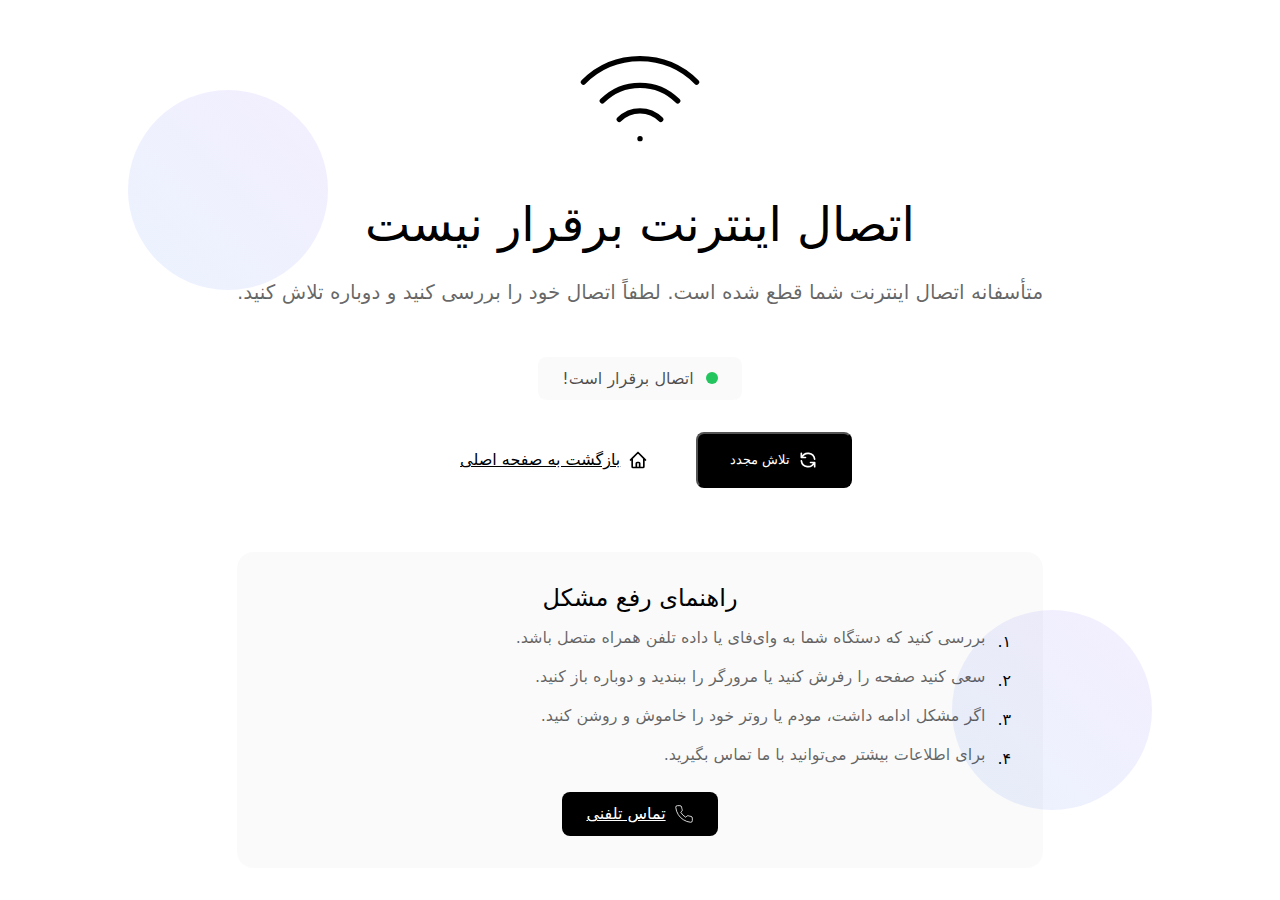
<file: offline.html>
<!DOCTYPE html>
<html lang="fa" dir="rtl">
<head>
    <meta charset="UTF-8">
    <meta name="viewport" content="width=device-width, initial-scale=1.0">
    <title>اتصال اینترنت برقرار نیست - تعمیرگاه مکانیک لند یزد</title>
    <meta name="description" content="اتصال اینترنت شما برقرار نیست. لطفاً اتصال خود را بررسی کنید.">
    <meta name="robots" content="noindex, nofollow">
    
    <!-- Favicon -->
    <link rel="icon" type="image/x-icon" href="images/favicon.ico">
    <link rel="apple-touch-icon" sizes="180x180" href="images/apple-touch-icon.png">
    <link rel="icon" type="image/png" sizes="32x32" href="images/favicon-32x32.png">
    <link rel="icon" type="image/png" sizes="16x16" href="images/favicon-16x16.png">
    
    <style>
        /* Essential Tailwind-like styles for offline mode */
        * { margin: 0; padding: 0; box-sizing: border-box; }
        body { font-family: system-ui, -apple-system, sans-serif; }
        .fixed { position: fixed; }
        .inset-0 { top: 0; right: 0; bottom: 0; left: 0; }
        .relative { position: relative; }
        .absolute { position: absolute; }
        .z-50 { z-index: 50; }
        .z-10 { z-index: 10; }
        .flex { display: flex; }
        .flex-col { flex-direction: column; }
        .items-center { align-items: center; }
        .justify-center { justify-content: center; }
        .justify-between { justify-content: space-between; }
        .gap-2 { gap: 0.5rem; }
        .gap-3 { gap: 0.75rem; }
        .gap-4 { gap: 1rem; }
        .gap-6 { gap: 1.5rem; }
        .gap-8 { gap: 2rem; }
        .bg-white { background-color: #fff; }
        .bg-black { background-color: #000; }
        .bg-black\/80 { background-color: rgba(0,0,0,0.8); }
        .bg-black\/5 { background-color: rgba(0,0,0,0.05); }
        .bg-black\/\[0\.02\] { background-color: rgba(0,0,0,0.02); }
        .bg-white\/80 { background-color: rgba(255,255,255,0.8); }
        .bg-red-500 { background-color: #ef4444; }
        .bg-green-500 { background-color: #22c55e; }
        .bg-yellow-500 { background-color: #eab308; }
        .text-black { color: #000; }
        .text-white { color: #fff; }
        .text-black\/60 { color: rgba(0,0,0,0.6); }
        .text-black\/70 { color: rgba(0,0,0,0.7); }
        .text-white\/60 { color: rgba(255,255,255,0.6); }
        .text-2xl { font-size: 1.5rem; }
        .text-4xl { font-size: 2.25rem; }
        .text-5xl { font-size: 3rem; }
        .text-xl { font-size: 1.25rem; }
        .text-xs { font-size: 0.75rem; }
        .font-medium { font-weight: 500; }
        .font-bold { font-weight: 700; }
        .w-3 { width: 0.75rem; }
        .h-3 { height: 0.75rem; }
        .w-5 { width: 1.25rem; }
        .h-5 { height: 1.25rem; }
        .w-6 { width: 1.5rem; }
        .h-6 { height: 1.5rem; }
        .w-10 { width: 2.5rem; }
        .h-10 { height: 2.5rem; }
        .w-24 { width: 6rem; }
        .h-24 { height: 6rem; }
        .w-32 { width: 8rem; }
        .h-32 { height: 8rem; }
        .w-full { width: 100%; }
        .max-w-4xl { max-width: 56rem; }
        .max-w-7xl { max-width: 80rem; }
        .mx-auto { margin-left: auto; margin-right: auto; }
        .mb-2 { margin-bottom: 0.5rem; }
        .mb-4 { margin-bottom: 1rem; }
        .mb-6 { margin-bottom: 1.5rem; }
        .mb-8 { margin-bottom: 2rem; }
        .mb-12 { margin-bottom: 3rem; }
        .mb-16 { margin-bottom: 4rem; }
        .mt-6 { margin-top: 1.5rem; }
        .mt-1 { margin-top: 0.25rem; }
        .p-3 { padding: 0.75rem; }
        .p-6 { padding: 1.5rem; }
        .p-8 { padding: 2rem; }
        .px-4 { padding-left: 1rem; padding-right: 1rem; }
        .px-6 { padding-left: 1.5rem; padding-right: 1.5rem; }
        .px-8 { padding-left: 2rem; padding-right: 2rem; }
        .py-2 { padding-top: 0.5rem; padding-bottom: 0.5rem; }
        .py-3 { padding-top: 0.75rem; padding-bottom: 0.75rem; }
        .py-4 { padding-top: 1rem; padding-bottom: 1rem; }
        .py-8 { padding-top: 2rem; padding-bottom: 2rem; }
        .py-12 { padding-top: 3rem; padding-bottom: 3rem; }
        .rounded-lg { border-radius: 0.5rem; }
        .rounded-xl { border-radius: 0.75rem; }
        .rounded-2xl { border-radius: 1rem; }
        .rounded-full { border-radius: 9999px; }
        .border { border-width: 1px; }
        .border-t { border-top-width: 1px; }
        .border-black\/5 { border-color: rgba(0,0,0,0.05); }
        .border-black\/10 { border-color: rgba(0,0,0,0.1); }
        .border-black\/20 { border-color: rgba(0,0,0,0.2); }
        .border-white\/10 { border-color: rgba(255,255,255,0.1); }
        .overflow-hidden { overflow: hidden; }
        .text-center { text-align: center; }
        .text-right { text-align: right; }
        .leading-relaxed { line-height: 1.625; }
        .min-h-screen { min-height: 100vh; }
        .pt-16 { padding-top: 4rem; }
        .pt-4 { padding-top: 1rem; }
        .pt-8 { padding-top: 2rem; }
        .hidden { display: none; }
        .inline-block { display: inline-block; }
        .inline-flex { display: inline-flex; }
        .block { display: block; }
        .grid { display: grid; }
        .space-y-2 > * + * { margin-top: 0.5rem; }
        .space-y-4 > * + * { margin-top: 1rem; }
        .hover\:bg-black\/80:hover { background-color: rgba(0,0,0,0.8); }
        .hover\:bg-black\/5:hover { background-color: rgba(0,0,0,0.05); }
        .hover\:opacity-70:hover { opacity: 0.7; }
        .hover\:text-white:hover { color: #fff; }
        .transition-colors { transition-property: color, background-color; transition-duration: 150ms; }
        .transition-opacity { transition-property: opacity; transition-duration: 150ms; }
        .transition-all { transition-property: all; transition-duration: 150ms; }
        .backdrop-blur-md { backdrop-filter: blur(12px); }
        .animate-spin { animation: spin 1s linear infinite; }
        @keyframes spin { to { transform: rotate(360deg); } }
        @media (min-width: 640px) {
            .sm\:flex-row { flex-direction: row; }
            .sm\:px-6 { padding-left: 1.5rem; padding-right: 1.5rem; }
        }
        @media (min-width: 768px) {
            .md\:flex { display: flex; }
            .md\:grid-cols-3 { grid-template-columns: repeat(3, minmax(0, 1fr)); }
            .md\:text-5xl { font-size: 3rem; }
            .md\:hidden { display: none; }
        }
        @media (min-width: 1024px) {
            .lg\:px-8 { padding-left: 2rem; padding-right: 2rem; }
        }
        
        /* Offline Page Specific Styles */
        .error-animation {
            animation: float 3s ease-in-out infinite;
        }
        
        .error-number {
            background: linear-gradient(135deg, #3B82F6 0%, #8B5CF6 100%);
            -webkit-background-clip: text;
            -webkit-text-fill-color: transparent;
            background-clip: text;
            animation: glow 2s ease-in-out infinite alternate;
        }
        
        @keyframes float {
            0%, 100% {
                transform: translateY(0px);
            }
            50% {
                transform: translateY(-20px);
            }
        }
        
        @keyframes glow {
            from {
                text-shadow: 0 0 20px rgba(59, 130, 246, 0.5);
            }
            to {
                text-shadow: 0 0 30px rgba(139, 92, 246, 0.8);
            }
        }
        
        .fade-in {
            animation: fadeInUp 0.8s ease-out;
        }
        
        @keyframes fadeInUp {
            from {
                opacity: 0;
                transform: translateY(30px);
            }
            to {
                opacity: 1;
                transform: translateY(0);
            }
        }
        
        .card-hover {
            transition: all 0.3s ease;
        }
        
        .card-hover:hover {
            transform: translateY(-5px);
            box-shadow: 0 20px 40px rgba(0, 0, 0, 0.1);
        }
        
        .pulse-animation {
            animation: pulse 2s infinite;
        }
        
        @keyframes pulse {
            0%, 100% {
                opacity: 1;
            }
            50% {
                opacity: 0.5;
            }
        }
        
        .floating-elements {
            position: absolute;
            width: 100%;
            height: 100%;
            overflow: hidden;
            pointer-events: none;
        }
        
        .floating-elements::before,
        .floating-elements::after {
            content: '';
            position: absolute;
            width: 200px;
            height: 200px;
            border-radius: 50%;
            background: linear-gradient(45deg, rgba(59, 130, 246, 0.1), rgba(139, 92, 246, 0.1));
            animation: float 6s ease-in-out infinite;
        }
        
        .floating-elements::before {
            top: 10%;
            left: 10%;
            animation-delay: 0s;
        }
        
        .floating-elements::after {
            bottom: 10%;
            right: 10%;
            animation-delay: 3s;
        }

        .wifi-icon {
            animation: pulse 2s infinite;
        }
    </style>
</head>
<body class="bg-white text-black">
    <!-- Main Content -->
    <main>
        <!-- Offline Error Section -->
        <section class="relative min-h-screen flex items-center justify-center bg-white overflow-hidden">
            <!-- Floating Background Elements -->
            <div class="floating-elements"></div>
            
            <div class="max-w-4xl mx-auto px-4 sm:px-6 lg:px-8 text-center relative z-10">
                <!-- WiFi Icon -->
                <div class="mb-8 fade-in">
                    <div class="error-animation inline-block">
                        <svg class="w-32 h-32 text-black/20 mx-auto wifi-icon" fill="none" stroke="currentColor" viewBox="0 0 24 24">
                            <path stroke-linecap="round" stroke-linejoin="round" stroke-width="1" d="M8.111 16.404a5.5 5.5 0 0 1 7.778 0M12 20h.01m-7.08-7.071c3.904-3.905 10.236-3.905 14.141 0M1.394 9.393c5.857-5.857 15.355-5.857 21.213 0"></path>
                        </svg>
                    </div>
                </div>

                <!-- Error Message -->
                <div class="mb-12 fade-in" style="animation-delay: 0.2s;">
                    <h2 class="text-4xl md:text-5xl text-black mb-6 font-medium">
                        اتصال اینترنت برقرار نیست
                    </h2>
                    <p class="text-xl text-black/60 max-w-2xl mx-auto leading-relaxed">
                        متأسفانه اتصال اینترنت شما قطع شده است. لطفاً اتصال خود را بررسی کنید و دوباره تلاش کنید.
                    </p>
                </div>

                <!-- Connection Status -->
                <div class="mb-8 fade-in" style="animation-delay: 0.4s;">
                    <div id="connection-status" class="inline-flex items-center gap-3 bg-black/[0.02] px-6 py-3 rounded-lg border border-black/5">
                        <div id="status-indicator" class="w-3 h-3 rounded-full bg-red-500 pulse-animation"></div>
                        <span id="status-text" class="text-black/70">در حال بررسی اتصال...</span>
                    </div>
                </div>

                <!-- Action Buttons -->
                <div class="flex flex-col sm:flex-row gap-4 justify-center mb-16 fade-in" style="animation-delay: 0.6s;">
                    <button onclick="checkConnection()" class="bg-black text-white hover:bg-black/80 px-8 py-4 rounded-lg transition-colors font-medium flex items-center justify-center gap-2 card-hover">
                        <svg class="w-5 h-5" fill="none" stroke="currentColor" viewBox="0 0 24 24">
                            <path stroke-linecap="round" stroke-linejoin="round" stroke-width="2" d="M4 4v5h.582m15.356 2A8.001 8.001 0 004.582 9m0 0H9m11 11v-5h-.581m0 0a8.003 8.003 0 01-15.357-2m15.357 2H15"></path>
                        </svg>
                        تلاش مجدد
                    </button>
                    <a href="/" class="border border-black/20 text-black hover:bg-black/5 px-8 py-4 rounded-lg transition-colors font-medium flex items-center justify-center gap-2 card-hover">
                        <svg class="w-5 h-5" fill="none" stroke="currentColor" viewBox="0 0 24 24">
                            <path stroke-linecap="round" stroke-linejoin="round" stroke-width="2" d="M3 12l2-2m0 0l7-7 7 7M5 10v10a1 1 0 001 1h3m10-11l2 2m-2-2v10a1 1 0 01-1 1h-3m-6 0a1 1 0 001-1v-4a1 1 0 011-1h2a1 1 0 011 1v4a1 1 0 001 1m-6 0h6"></path>
                        </svg>
                        بازگشت به صفحه اصلی
                    </a>
                </div>

                <!-- Help Section -->
                <div class="bg-black/[0.02] p-8 rounded-2xl border border-black/5 fade-in" style="animation-delay: 0.8s;">
                    <h3 class="text-2xl text-black mb-4 font-medium">راهنمای رفع مشکل</h3>
                    <div class="text-right max-w-2xl mx-auto space-y-4 text-black/60">
                        <div class="flex items-start gap-3">
                            <span class="text-black font-medium mt-1">۱.</span>
                            <p>بررسی کنید که دستگاه شما به وای‌فای یا داده تلفن همراه متصل باشد.</p>
                        </div>
                        <div class="flex items-start gap-3">
                            <span class="text-black font-medium mt-1">۲.</span>
                            <p>سعی کنید صفحه را رفرش کنید یا مرورگر را ببندید و دوباره باز کنید.</p>
                        </div>
                        <div class="flex items-start gap-3">
                            <span class="text-black font-medium mt-1">۳.</span>
                            <p>اگر مشکل ادامه داشت، مودم یا روتر خود را خاموش و روشن کنید.</p>
                        </div>
                        <div class="flex items-start gap-3">
                            <span class="text-black font-medium mt-1">۴.</span>
                            <p>برای اطلاعات بیشتر می‌توانید با ما تماس بگیرید.</p>
                        </div>
                    </div>
                    <div class="mt-6 flex flex-col sm:flex-row gap-4 justify-center">
                        <a href="tel:09902524062" class="bg-black text-white hover:bg-black/80 px-6 py-3 rounded-lg transition-colors font-medium flex items-center justify-center gap-2">
                            <svg class="w-5 h-5" fill="none" stroke="currentColor" viewBox="0 0 24 24">
                                <path d="M22 16.92v3a2 2 0 0 1-2.18 2 19.79 19.79 0 0 1-8.63-3.07 19.5 19.5 0 0 1-6-6 19.79 19.79 0 0 1-3.07-8.67A2 2 0 0 1 4.11 2h3a2 2 0 0 1 2 1.72 12.84 12.84 0 0 0 .7 2.81 2 2 0 0 1-.45 2.11L8.09 9.91a16 16 0 0 0 6 6l1.27-1.27a2 2 0 0 1 2.11-.45 12.84 12.84 0 0 0 2.81.7A2 2 0 0 1 22 16.92z"></path>
                            </svg>
                            تماس تلفنی
                        </a>
                    </div>
                </div>
            </div>
        </section>
    </main>

    <!-- Toast Notification -->
    <div id="toast" class="fixed top-4 left-1/2 -translate-x-1/2 bg-black text-white px-6 py-3 rounded-lg shadow-lg z-50 hidden transition-all">
        <p id="toast-message"></p>
    </div>

    <script>
        // Connection Check Function
        function checkConnection() {
            const statusIndicator = document.getElementById('status-indicator');
            const statusText = document.getElementById('status-text');
            
            if (!statusIndicator || !statusText) return;
            
            // Don't try to fetch if we're offline
            if (!navigator.onLine) {
                statusIndicator.className = 'w-3 h-3 rounded-full bg-red-500 pulse-animation';
                statusText.textContent = 'اتصال برقرار نیست';
                return;
            }
            
            // Show checking status
            statusIndicator.className = 'w-3 h-3 rounded-full bg-yellow-500 pulse-animation';
            statusText.textContent = 'در حال بررسی اتصال...';
            
            // Try to fetch a small resource to check connection with timeout
            const controller = new AbortController();
            const timeoutId = setTimeout(() => controller.abort(), 3000);
            
            fetch('/', { method: 'HEAD', cache: 'no-cache', signal: controller.signal })
                .then(() => {
                    clearTimeout(timeoutId);
                    // Connection is back
                    statusIndicator.className = 'w-3 h-3 rounded-full bg-green-500';
                    statusText.textContent = 'اتصال برقرار است!';
                    
                    setTimeout(() => {
                        window.location.reload();
                    }, 1000);
                })
                .catch(() => {
                    clearTimeout(timeoutId);
                    // Still offline
                    statusIndicator.className = 'w-3 h-3 rounded-full bg-red-500 pulse-animation';
                    statusText.textContent = 'اتصال برقرار نیست';
                });
        }

        // Check connection status on load
        window.addEventListener('load', function() {
            // Hide loading screen immediately
            const loadingScreen = document.getElementById('loading-screen');
            if (loadingScreen) {
                loadingScreen.style.display = 'none';
            }
            
            // Set status
            const statusIndicator = document.getElementById('status-indicator');
            const statusText = document.getElementById('status-text');
            
            if (navigator.onLine) {
                // Try to check connection, but don't wait if offline
                checkConnection();
            } else {
                if (statusIndicator && statusText) {
                    statusIndicator.className = 'w-3 h-3 rounded-full bg-red-500 pulse-animation';
                    statusText.textContent = 'اتصال برقرار نیست';
                }
            }
        });

        // Listen for online/offline events
        window.addEventListener('online', function() {
            checkConnection();
        });

        window.addEventListener('offline', function() {
            const statusIndicator = document.getElementById('status-indicator');
            const statusText = document.getElementById('status-text');
            statusIndicator.className = 'w-3 h-3 rounded-full bg-red-500 pulse-animation';
            statusText.textContent = 'اتصال قطع شد';
        });

        // Toast Notification
        function showToast(message, duration = 3000) {
            const toast = document.getElementById('toast');
            const toastMessage = document.getElementById('toast-message');
            
            toastMessage.textContent = message;
            toast.classList.remove('hidden');
            toast.classList.add('show');
            
            setTimeout(() => {
                toast.classList.remove('show');
                setTimeout(() => {
                    toast.classList.add('hidden');
                }, 300);
            }, duration);
        }

        // Smooth scrolling for anchor links
        document.querySelectorAll('a[href^="#"]').forEach(anchor => {
            anchor.addEventListener('click', function (e) {
                e.preventDefault();
                const target = document.querySelector(this.getAttribute('href'));
                if (target) {
                    target.scrollIntoView({
                        behavior: 'smooth',
                        block: 'start'
                    });
                }
            });
        });

        // Check connection status on load
        window.addEventListener('load', function() {
            // Set status
            const statusIndicator = document.getElementById('status-indicator');
            const statusText = document.getElementById('status-text');
            
            if (navigator.onLine) {
                // Try to check connection, but don't wait if offline
                checkConnection();
            } else {
                if (statusIndicator && statusText) {
                    statusIndicator.className = 'w-3 h-3 rounded-full bg-red-500 pulse-animation';
                    statusText.textContent = 'اتصال برقرار نیست';
                }
            }
        });

        // Initialize page
        document.addEventListener('DOMContentLoaded', function() {
            // Add some interactive effects
            const cards = document.querySelectorAll('.card-hover');
            cards.forEach(card => {
                card.addEventListener('mouseenter', function() {
                    this.style.transform = 'translateY(-5px)';
                });
                
                card.addEventListener('mouseleave', function() {
                    this.style.transform = 'translateY(0)';
                });
            });
        });
    </script>
</body>
</html>
</file>
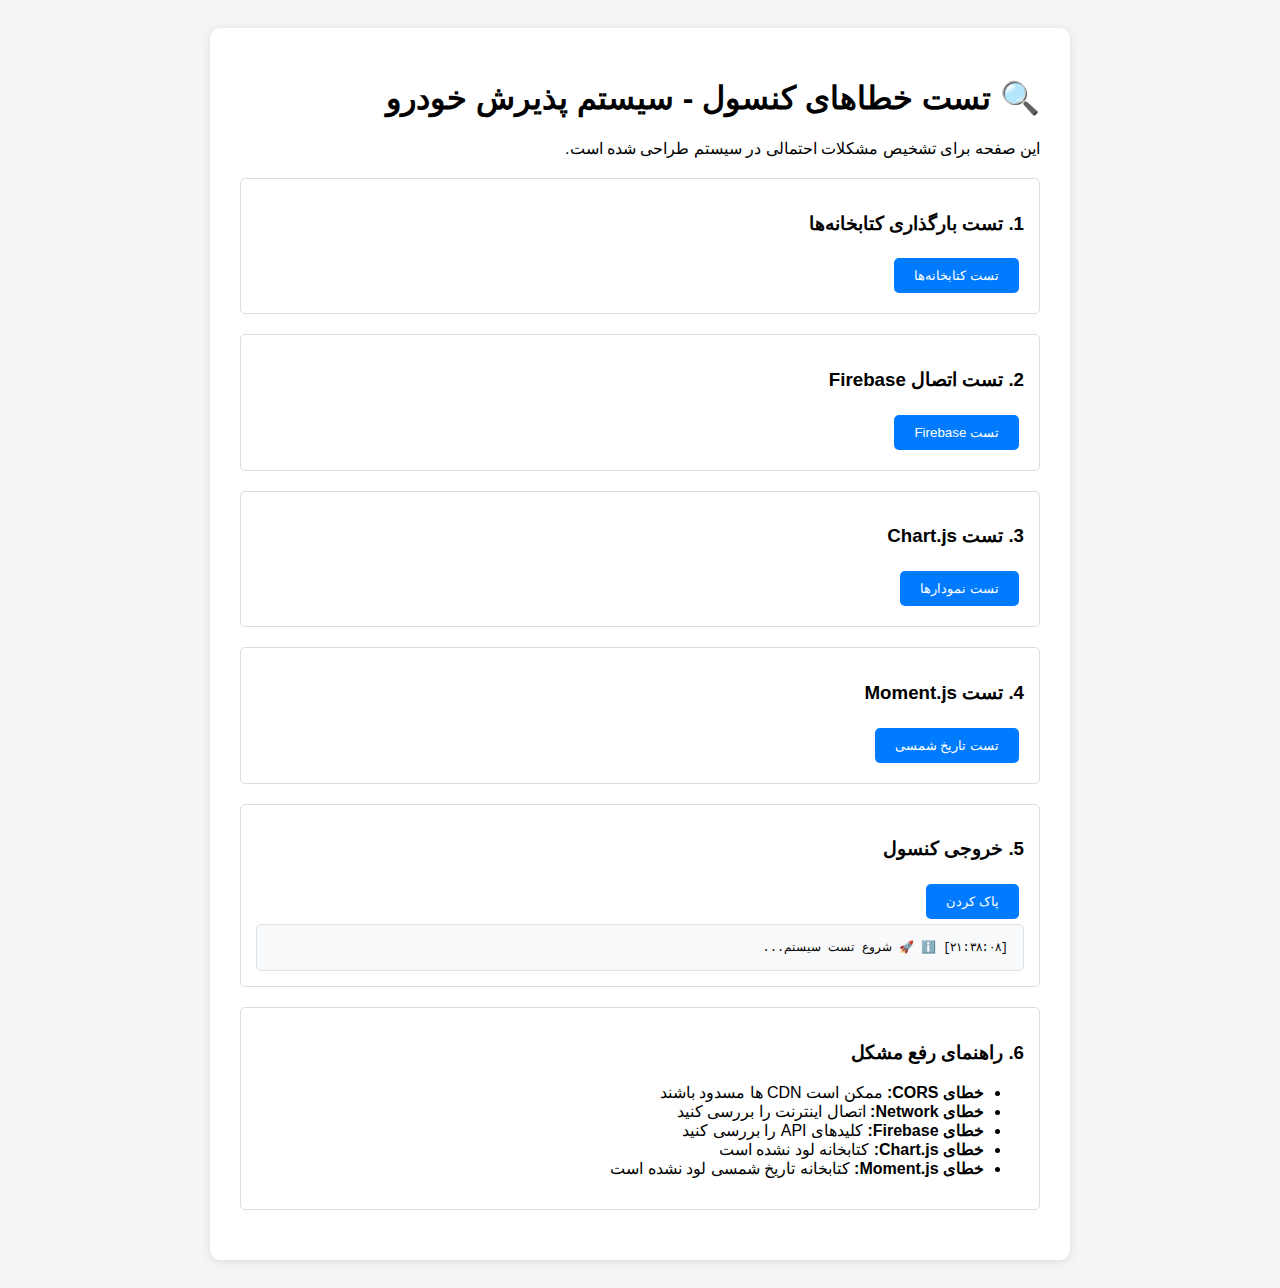
<file: paziresh/debug.html>
<!DOCTYPE html>
<html lang="fa" dir="rtl">
<head>
    <meta charset="UTF-8">
    <meta name="viewport" content="width=device-width, initial-scale=1.0">
    <title>تست خطاهای کنسول - سیستم پذیرش خودرو</title>
    <style>
        body {
            font-family: 'Tahoma', Arial, sans-serif;
            direction: rtl;
            text-align: right;
            background: #f5f5f5;
            padding: 20px;
        }
        .container {
            max-width: 800px;
            margin: 0 auto;
            background: white;
            padding: 30px;
            border-radius: 10px;
            box-shadow: 0 2px 10px rgba(0,0,0,0.1);
        }
        .test-section {
            margin: 20px 0;
            padding: 15px;
            border: 1px solid #ddd;
            border-radius: 5px;
        }
        .success { background: #d4edda; border-color: #c3e6cb; }
        .error { background: #f8d7da; border-color: #f5c6cb; }
        .warning { background: #fff3cd; border-color: #ffeaa7; }
        button {
            background: #007bff;
            color: white;
            border: none;
            padding: 10px 20px;
            border-radius: 5px;
            cursor: pointer;
            margin: 5px;
        }
        button:hover { background: #0056b3; }
        #console-output {
            background: #f8f9fa;
            border: 1px solid #dee2e6;
            padding: 15px;
            border-radius: 5px;
            font-family: 'Courier New', monospace;
            font-size: 12px;
            max-height: 300px;
            overflow-y: auto;
            white-space: pre-wrap;
        }
    </style>
</head>
<body>
    <div class="container">
        <h1>🔍 تست خطاهای کنسول - سیستم پذیرش خودرو</h1>
        <p>این صفحه برای تشخیص مشکلات احتمالی در سیستم طراحی شده است.</p>
        
        <div class="test-section">
            <h3>1. تست بارگذاری کتابخانه‌ها</h3>
            <button onclick="testLibraries()">تست کتابخانه‌ها</button>
            <div id="library-test"></div>
        </div>
        
        <div class="test-section">
            <h3>2. تست اتصال Firebase</h3>
            <button onclick="testFirebase()">تست Firebase</button>
            <div id="firebase-test"></div>
        </div>
        
        <div class="test-section">
            <h3>3. تست Chart.js</h3>
            <button onclick="testCharts()">تست نمودارها</button>
            <div id="chart-test"></div>
        </div>
        
        <div class="test-section">
            <h3>4. تست Moment.js</h3>
            <button onclick="testMoment()">تست تاریخ شمسی</button>
            <div id="moment-test"></div>
        </div>
        
        <div class="test-section">
            <h3>5. خروجی کنسول</h3>
            <button onclick="clearConsole()">پاک کردن</button>
            <div id="console-output"></div>
        </div>
        
        <div class="test-section">
            <h3>6. راهنمای رفع مشکل</h3>
            <ul>
                <li><strong>خطای CORS:</strong> ممکن است CDN ها مسدود باشند</li>
                <li><strong>خطای Network:</strong> اتصال اینترنت را بررسی کنید</li>
                <li><strong>خطای Firebase:</strong> کلیدهای API را بررسی کنید</li>
                <li><strong>خطای Chart.js:</strong> کتابخانه لود نشده است</li>
                <li><strong>خطای Moment.js:</strong> کتابخانه تاریخ شمسی لود نشده است</li>
            </ul>
        </div>
    </div>

    <script>
        // Capture console output
        const originalLog = console.log;
        const originalWarn = console.warn;
        const originalError = console.error;
        const consoleOutput = document.getElementById('console-output');
        
        function addToConsole(message, type = 'log') {
            const timestamp = new Date().toLocaleTimeString('fa-IR');
            const prefix = type === 'error' ? '❌' : type === 'warn' ? '⚠️' : 'ℹ️';
            consoleOutput.textContent += `[${timestamp}] ${prefix} ${message}\n`;
            consoleOutput.scrollTop = consoleOutput.scrollHeight;
        }
        
        console.log = function(...args) {
            originalLog.apply(console, args);
            addToConsole(args.join(' '), 'log');
        };
        
        console.warn = function(...args) {
            originalWarn.apply(console, args);
            addToConsole(args.join(' '), 'warn');
        };
        
        console.error = function(...args) {
            originalError.apply(console, args);
            addToConsole(args.join(' '), 'error');
        };
        
        function clearConsole() {
            consoleOutput.textContent = '';
        }
        
        function testLibraries() {
            const result = document.getElementById('library-test');
            result.innerHTML = '';
            
            const tests = [
                { name: 'jQuery', test: () => typeof $ !== 'undefined' },
                { name: 'Chart.js', test: () => typeof Chart !== 'undefined' },
                { name: 'Moment.js', test: () => typeof moment !== 'undefined' },
                { name: 'jsPDF', test: () => typeof jsPDF !== 'undefined' },
                { name: 'html2canvas', test: () => typeof html2canvas !== 'undefined' }
            ];
            
            tests.forEach(test => {
                const div = document.createElement('div');
                try {
                    const success = test.test();
                    div.className = success ? 'success' : 'error';
                    div.textContent = `${success ? '✅' : '❌'} ${test.name}: ${success ? 'موجود' : 'غیرموجود'}`;
                } catch (error) {
                    div.className = 'error';
                    div.textContent = `❌ ${test.name}: خطا - ${error.message}`;
                }
                result.appendChild(div);
            });
        }
        
        function testFirebase() {
            const result = document.getElementById('firebase-test');
            result.innerHTML = '';
            
            if (typeof window.firebase !== 'undefined') {
                result.className = 'success';
                result.innerHTML = '✅ Firebase: متصل و آماده استفاده';
            } else {
                result.className = 'error';
                result.innerHTML = '❌ Firebase: متصل نیست - بررسی اتصال اینترنت و CDN ها';
            }
        }
        
        function testCharts() {
            const result = document.getElementById('chart-test');
            result.innerHTML = '';
            
            if (typeof Chart !== 'undefined') {
                try {
                    const canvas = document.createElement('canvas');
                    const chart = new Chart(canvas, {
                        type: 'bar',
                        data: { labels: ['تست'], datasets: [{ data: [1] }] }
                    });
                    chart.destroy();
                    result.className = 'success';
                    result.innerHTML = '✅ Chart.js: کار می‌کند';
                } catch (error) {
                    result.className = 'error';
                    result.innerHTML = `❌ Chart.js: خطا - ${error.message}`;
                }
            } else {
                result.className = 'error';
                result.innerHTML = '❌ Chart.js: لود نشده است';
            }
        }
        
        function testMoment() {
            const result = document.getElementById('moment-test');
            result.innerHTML = '';
            
            if (typeof moment !== 'undefined') {
                try {
                    const persianDate = moment().format('jYYYY/jMM/jDD');
                    result.className = 'success';
                    result.innerHTML = `✅ Moment.js: کار می‌کند - تاریخ امروز: ${persianDate}`;
                } catch (error) {
                    result.className = 'error';
                    result.innerHTML = `❌ Moment.js: خطا - ${error.message}`;
                }
            } else {
                result.className = 'error';
                result.innerHTML = '❌ Moment.js: لود نشده است';
            }
        }
        
        // Auto-run tests on page load
        window.addEventListener('load', function() {
            console.log('🚀 شروع تست سیستم...');
            setTimeout(() => {
                testLibraries();
                testFirebase();
                testCharts();
                testMoment();
            }, 2000);
        });
    </script>
</body>
</html>
</file>
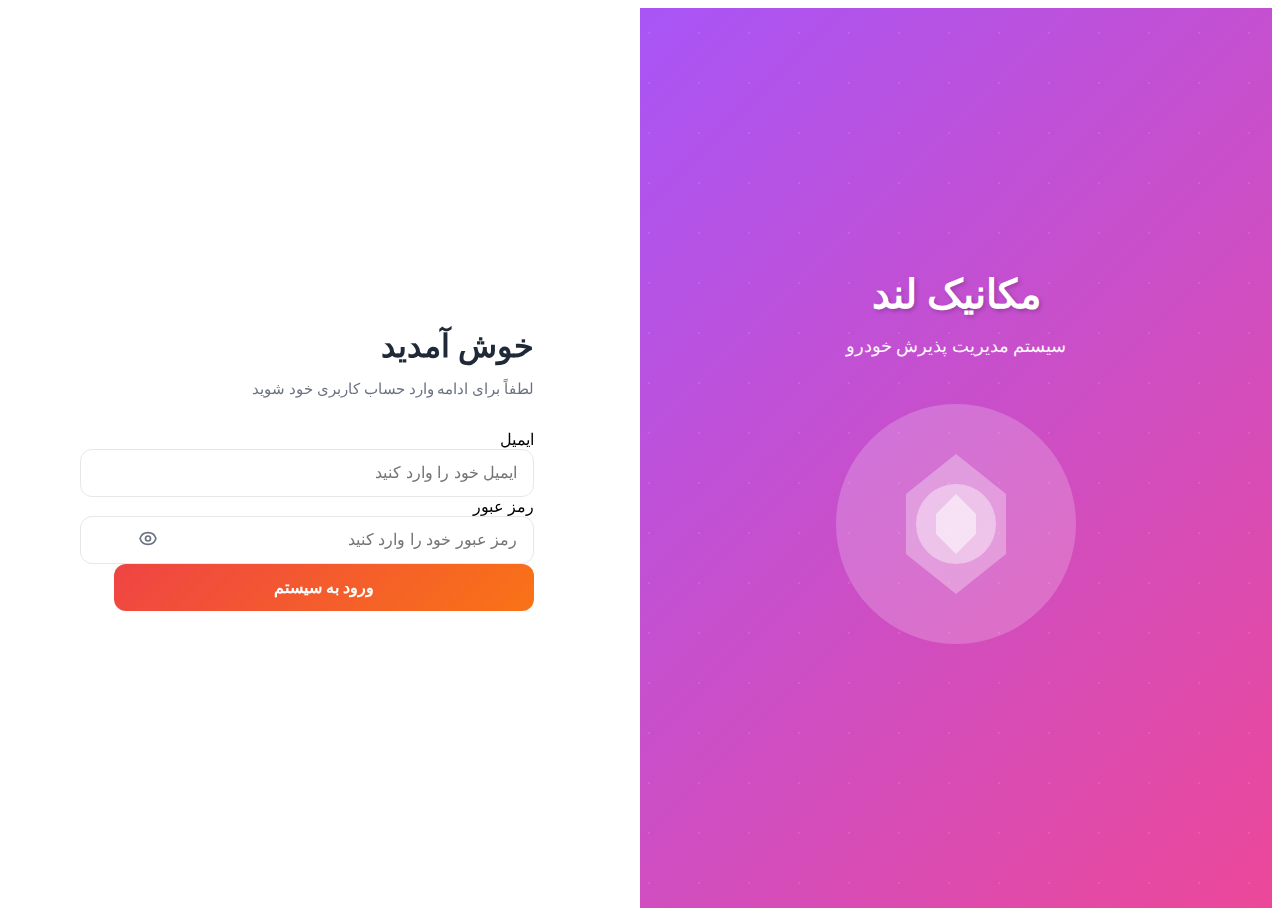
<file: paziresh/login.html>
<!DOCTYPE html>
<html lang="fa" dir="rtl">
<head>
    <meta charset="UTF-8">
    <meta name="viewport" content="width=device-width, initial-scale=1.0">
    <meta name="robots" content="noindex, nofollow">
    <title>ورود به سیستم - مکانیک لند</title>
    <script src="https://cdn.tailwindcss.com"></script>
    
    <!-- Firebase SDK -->
    <script type="module">
        // Import the functions you need from the SDKs you need
        const firebaseCDNs = [
            'https://www.gstatic.com/firebasejs/10.7.1/firebase-app.js',
            'https://cdn.jsdelivr.net/npm/firebase@10.7.1/app/dist/index.esm.js',
            'https://unpkg.com/firebase@10.7.1/app/dist/index.esm.js'
        ];
        
        const authCDNs = [
            'https://www.gstatic.com/firebasejs/10.7.1/firebase-auth.js',
            'https://cdn.jsdelivr.net/npm/firebase@10.7.1/auth/dist/index.esm.js',
            'https://unpkg.com/firebase@10.7.1/auth/dist/index.esm.js'
        ];
        
        // Dynamic import with fallback
        async function loadFirebaseModule(cdnUrls, moduleName) {
            for (const url of cdnUrls) {
                try {
                    const module = await import(url);
                    console.log(`✅ Successfully loaded ${moduleName} from ${url}`);
                    return module;
                } catch (error) {
                    console.warn(`⚠️ Failed to load ${moduleName} from ${url}:`, error.message);
                    continue;
                }
            }
            console.error(`❌ Failed to load ${moduleName} from any CDN`);
            throw new Error(`Failed to load ${moduleName} from any CDN`);
        }
        
        // Load Firebase modules
        const { initializeApp } = await loadFirebaseModule(firebaseCDNs, 'firebase-app');
        const { getAuth, signInWithEmailAndPassword, onAuthStateChanged } = await loadFirebaseModule(authCDNs, 'firebase-auth');
        
        // Your web app's Firebase configuration
        const firebaseConfig = {
            apiKey: "AIzaSyBO3KMKqhSCE7XlBs9M679U1cAxEFPYYM4",
            authDomain: "maximahome-6beaa.firebaseapp.com",
            projectId: "maximahome-6beaa",
            storageBucket: "maximahome-6beaa.firebasestorage.app",
            messagingSenderId: "995203170989",
            appId: "1:995203170989:web:b3b42e123392cc058e3c24",
            measurementId: "G-WCN6S728JG"
        };
        
        // Initialize Firebase
        let retryCount = 0;
        const maxRetries = 3;
        
        async function initializeFirebase() {
            try {
                console.log('🔄 Initializing Firebase...');
                const app = initializeApp(firebaseConfig);
                const auth = getAuth(app);
                
                // Make Firebase available globally
                window.firebase = { auth, signInWithEmailAndPassword, onAuthStateChanged };
                
                console.log('✅ Firebase initialized successfully');
                
                // Check if user is already logged in
                onAuthStateChanged(auth, (user) => {
                    if (user) {
                        // User is already logged in, redirect to index
                        window.location.href = 'index.html';
                    }
                });
                
                return true;
            } catch (error) {
                console.error('❌ Firebase initialization failed:', error.message);
                retryCount++;
                
                if (retryCount < maxRetries) {
                    console.log(`🔄 Retrying Firebase initialization (${retryCount}/${maxRetries})...`);
                    setTimeout(initializeFirebase, 2000 * retryCount);
                    return false;
                } else {
                    console.error('❌ Firebase initialization failed after all retries');
                    showError('خطا در اتصال به سرور. لطفاً اتصال اینترنت خود را بررسی کنید.');
                    return false;
                }
            }
        }
        
        // Start Firebase initialization
        initializeFirebase();
    </script>
    
    <style>
        .login-container {
            display: grid;
            grid-template-columns: 1fr 1fr;
            min-height: 100vh;
        }
        
        .login-image-section {
            background: linear-gradient(135deg, #a855f7 0%, #ec4899 100%);
            display: flex;
            align-items: center;
            justify-content: center;
            position: relative;
            overflow: hidden;
        }
        
        .login-image-section::before {
            content: '';
            position: absolute;
            width: 200%;
            height: 200%;
            background: radial-gradient(circle, rgba(255,255,255,0.1) 1px, transparent 1px);
            background-size: 50px 50px;
            animation: float 20s infinite linear;
        }
        
        @keyframes float {
            0% { transform: translate(0, 0) rotate(0deg); }
            100% { transform: translate(-50px, -50px) rotate(360deg); }
        }
        
        .login-image-content {
            position: relative;
            z-index: 10;
            text-align: center;
            color: white;
            padding: 2rem;
        }
        
        .login-image-content h2 {
            font-size: 2.5rem;
            font-weight: bold;
            margin-bottom: 1rem;
            text-shadow: 2px 2px 4px rgba(0,0,0,0.2);
        }
        
        .login-image-content p {
            font-size: 1.1rem;
            opacity: 0.95;
        }
        
        .login-form-section {
            background: rgba(255, 255, 255, 0.95);
            backdrop-filter: blur(10px);
            display: flex;
            align-items: center;
            justify-content: center;
            padding: 2rem;
        }
        
        .login-form-container {
            width: 100%;
            max-width: 420px;
        }
        
        .login-form-header {
            margin-bottom: 2rem;
        }
        
        .login-form-header h1 {
            font-size: 2rem;
            font-weight: bold;
            color: #1f2937;
            margin-bottom: 0.5rem;
        }
        
        .login-form-header p {
            color: #6b7280;
            font-size: 0.95rem;
        }
        
        .form-input {
            width: 100%;
            padding: 0.875rem 1rem;
            border: 1px solid #e5e7eb;
            border-radius: 0.75rem;
            font-size: 1rem;
            transition: all 0.2s;
            background: white;
        }
        
        .form-input:focus {
            outline: none;
            border-color: #6366f1;
            box-shadow: 0 0 0 3px rgba(99, 102, 241, 0.1);
        }
        
        .password-wrapper {
            position: relative;
        }
        
        .password-toggle {
            position: absolute;
            left: 1rem;
            top: 50%;
            transform: translateY(-50%);
            background: none;
            border: none;
            cursor: pointer;
            color: #6b7280;
            padding: 0.5rem;
        }
        
        .login-button {
            width: 100%;
            padding: 0.875rem;
            background: linear-gradient(135deg, #ef4444 0%, #f97316 100%);
            color: white;
            border: none;
            border-radius: 0.75rem;
            font-size: 1rem;
            font-weight: 600;
            cursor: pointer;
            transition: transform 0.2s, box-shadow 0.2s;
        }
        
        .login-button:hover {
            transform: translateY(-2px);
            box-shadow: 0 10px 20px rgba(239, 68, 68, 0.3);
        }
        
        .login-button:disabled {
            opacity: 0.7;
            cursor: not-allowed;
            transform: none;
        }
        
        .error-message {
            background-color: #fee;
            border: 1px solid #fcc;
            color: #c33;
            padding: 12px;
            border-radius: 8px;
            margin-top: 12px;
            display: none;
            font-size: 0.875rem;
        }
        
        .error-message.show {
            display: block;
        }
        
        .success-message {
            background-color: #efe;
            border: 1px solid #cfc;
            color: #3c3;
            padding: 12px;
            border-radius: 8px;
            margin-top: 12px;
            display: none;
            font-size: 0.875rem;
        }
        
        .success-message.show {
            display: block;
        }
        
        .divider {
            display: flex;
            align-items: center;
            margin: 1.5rem 0;
            color: #9ca3af;
            font-size: 0.875rem;
        }
        
        .divider::before,
        .divider::after {
            content: '';
            flex: 1;
            height: 1px;
            background: #e5e7eb;
        }
        
        .divider span {
            padding: 0 1rem;
        }
        
        .social-buttons {
            display: flex;
            gap: 1rem;
            justify-content: center;
        }
        
        .social-button {
            width: 50px;
            height: 50px;
            border-radius: 0.75rem;
            border: 1px solid #e5e7eb;
            background: white;
            display: flex;
            align-items: center;
            justify-content: center;
            cursor: pointer;
            transition: all 0.2s;
            box-shadow: 0 2px 4px rgba(0,0,0,0.05);
        }
        
        .social-button:hover {
            transform: translateY(-2px);
            box-shadow: 0 4px 8px rgba(0,0,0,0.1);
            border-color: #d1d5db;
        }
        
        @media (max-width: 768px) {
            .login-container {
                grid-template-columns: 1fr;
            }
            
            .login-image-section {
                display: none;
            }
            
            .login-form-section {
                padding: 1.5rem;
            }
        }
    </style>
</head>
<body class="overflow-hidden">
    <div class="login-container">
        <!-- Image Section (Left) -->
        <div class="login-image-section">
            <div class="login-image-content">
                <h2>مکانیک لند</h2>
                <p>سیستم مدیریت پذیرش خودرو</p>
                <div class="mt-8">
                    <svg width="300" height="300" viewBox="0 0 300 300" fill="none" xmlns="http://www.w3.org/2000/svg" class="mx-auto opacity-90">
                        <circle cx="150" cy="150" r="120" fill="rgba(255,255,255,0.2)"/>
                        <path d="M100 120 L150 80 L200 120 L200 180 L150 220 L100 180 Z" fill="rgba(255,255,255,0.3)"/>
                        <circle cx="150" cy="150" r="40" fill="rgba(255,255,255,0.4)"/>
                        <path d="M130 140 L150 120 L170 140 L170 160 L150 180 L130 160 Z" fill="rgba(255,255,255,0.5)"/>
                    </svg>
                </div>
            </div>
        </div>
        
        <!-- Form Section (Right) -->
        <div class="login-form-section">
            <div class="login-form-container">
                <div class="login-form-header">
                    <h1>خوش آمدید</h1>
                    <p>لطفاً برای ادامه وارد حساب کاربری خود شوید</p>
                </div>
                
                <div id="error-message" class="error-message"></div>
                <div id="success-message" class="success-message"></div>
                
                <form id="login-form" class="space-y-5">
                    <div>
                        <label for="username" class="block text-sm font-medium text-gray-700 mb-2">ایمیل</label>
                        <input type="email" id="username" name="username" required autocomplete="email"
                               class="form-input" placeholder="ایمیل خود را وارد کنید">
                    </div>
                    
                    <div>
                        <label for="password" class="block text-sm font-medium text-gray-700 mb-2">رمز عبور</label>
                        <div class="password-wrapper">
                            <input type="password" id="password" name="password" required autocomplete="current-password"
                                   class="form-input pr-12" placeholder="رمز عبور خود را وارد کنید">
                            <button type="button" class="password-toggle" onclick="togglePassword()">
                                <svg id="eye-icon" width="20" height="20" fill="none" stroke="currentColor" viewBox="0 0 24 24">
                                    <path stroke-linecap="round" stroke-linejoin="round" stroke-width="2" d="M15 12a3 3 0 11-6 0 3 3 0 016 0z"/>
                                    <path stroke-linecap="round" stroke-linejoin="round" stroke-width="2" d="M2.458 12C3.732 7.943 7.523 5 12 5c4.478 0 8.268 2.943 9.542 7-1.274 4.057-5.064 7-9.542 7-4.477 0-8.268-2.943-9.542-7z"/>
                                </svg>
                                <svg id="eye-off-icon" width="20" height="20" fill="none" stroke="currentColor" viewBox="0 0 24 24" style="display: none;">
                                    <path stroke-linecap="round" stroke-linejoin="round" stroke-width="2" d="M13.875 18.825A10.05 10.05 0 0112 19c-4.478 0-8.268-2.943-9.543-7a9.97 9.97 0 011.563-3.029m5.858.908a3 3 0 114.243 4.243M9.878 9.878l4.242 4.242M9.88 9.88l-3.29-3.29m7.532 7.532l3.29 3.29M3 3l3.59 3.59m0 0A9.953 9.953 0 0112 5c4.478 0 8.268 2.943 9.543 7a10.025 10.025 0 01-4.132 5.411m0 0L21 21"/>
                                </svg>
                            </button>
                        </div>
                    </div>
                    
                    <button type="submit" id="login-button" class="login-button">
                        ورود به سیستم
                    </button>
                </form>
            </div>
        </div>
    </div>

    <script>
        function togglePassword() {
            const passwordInput = document.getElementById('password');
            const eyeIcon = document.getElementById('eye-icon');
            const eyeOffIcon = document.getElementById('eye-off-icon');
            
            if (passwordInput.type === 'password') {
                passwordInput.type = 'text';
                eyeIcon.style.display = 'none';
                eyeOffIcon.style.display = 'block';
            } else {
                passwordInput.type = 'password';
                eyeIcon.style.display = 'block';
                eyeOffIcon.style.display = 'none';
            }
        }
        
        function showError(message) {
            const errorDiv = document.getElementById('error-message');
            errorDiv.textContent = message;
            errorDiv.classList.add('show');
            
            const successDiv = document.getElementById('success-message');
            successDiv.classList.remove('show');
            
            setTimeout(() => {
                errorDiv.classList.remove('show');
            }, 5000);
        }
        
        function showSuccess(message) {
            const successDiv = document.getElementById('success-message');
            successDiv.textContent = message;
            successDiv.classList.add('show');
            
            const errorDiv = document.getElementById('error-message');
            errorDiv.classList.remove('show');
        }
        
        async function handleLogin(e) {
            e.preventDefault();
            
            const email = document.getElementById('username').value;
            const password = document.getElementById('password').value;
            const submitBtn = document.getElementById('login-button');
            const originalText = submitBtn.textContent;
            
            // Show loading state
            submitBtn.textContent = 'در حال ورود...';
            submitBtn.disabled = true;
            
            // Hide previous messages
            document.getElementById('error-message').classList.remove('show');
            document.getElementById('success-message').classList.remove('show');
            
            try {
                // Wait for Firebase to be available
                if (!window.firebase) {
                    console.log('Waiting for Firebase to initialize...');
                    await new Promise(resolve => setTimeout(resolve, 2000));
                    if (!window.firebase) {
                        throw new Error('Firebase not available');
                    }
                }
                
                // Use Firebase authentication
                const { signInWithEmailAndPassword } = window.firebase;
                await signInWithEmailAndPassword(window.firebase.auth, email, password);
                
                // Successful login
                showSuccess('ورود موفقیت‌آمیز. در حال هدایت...');
                
                // Redirect to index.html after short delay
                setTimeout(() => {
                    window.location.href = 'index.html';
                }, 1000);
                
            } catch (error) {
                console.error('Login error:', error);
                
                let errorMessage = 'خطا در ورود';
                if (error.code === 'auth/user-not-found') {
                    errorMessage = 'کاربری با این ایمیل یافت نشد';
                } else if (error.code === 'auth/wrong-password') {
                    errorMessage = 'رمز عبور اشتباه است';
                } else if (error.code === 'auth/invalid-email') {
                    errorMessage = 'ایمیل نامعتبر است';
                } else if (error.code === 'auth/too-many-requests') {
                    errorMessage = 'تعداد تلاش‌های ناموفق زیاد است. لطفاً بعداً تلاش کنید';
                } else if (error.message === 'Firebase not available') {
                    errorMessage = 'خطا در اتصال به سرور. لطفاً اتصال اینترنت خود را بررسی کنید';
                }
                
                showError(errorMessage);
            } finally {
                // Reset button
                submitBtn.textContent = originalText;
                submitBtn.disabled = false;
            }
        }
        
        // Set up login form
        document.addEventListener('DOMContentLoaded', function() {
            const loginForm = document.getElementById('login-form');
            if (loginForm) {
                loginForm.addEventListener('submit', handleLogin);
            }
        });
    </script>
</body>
</html>
</file>
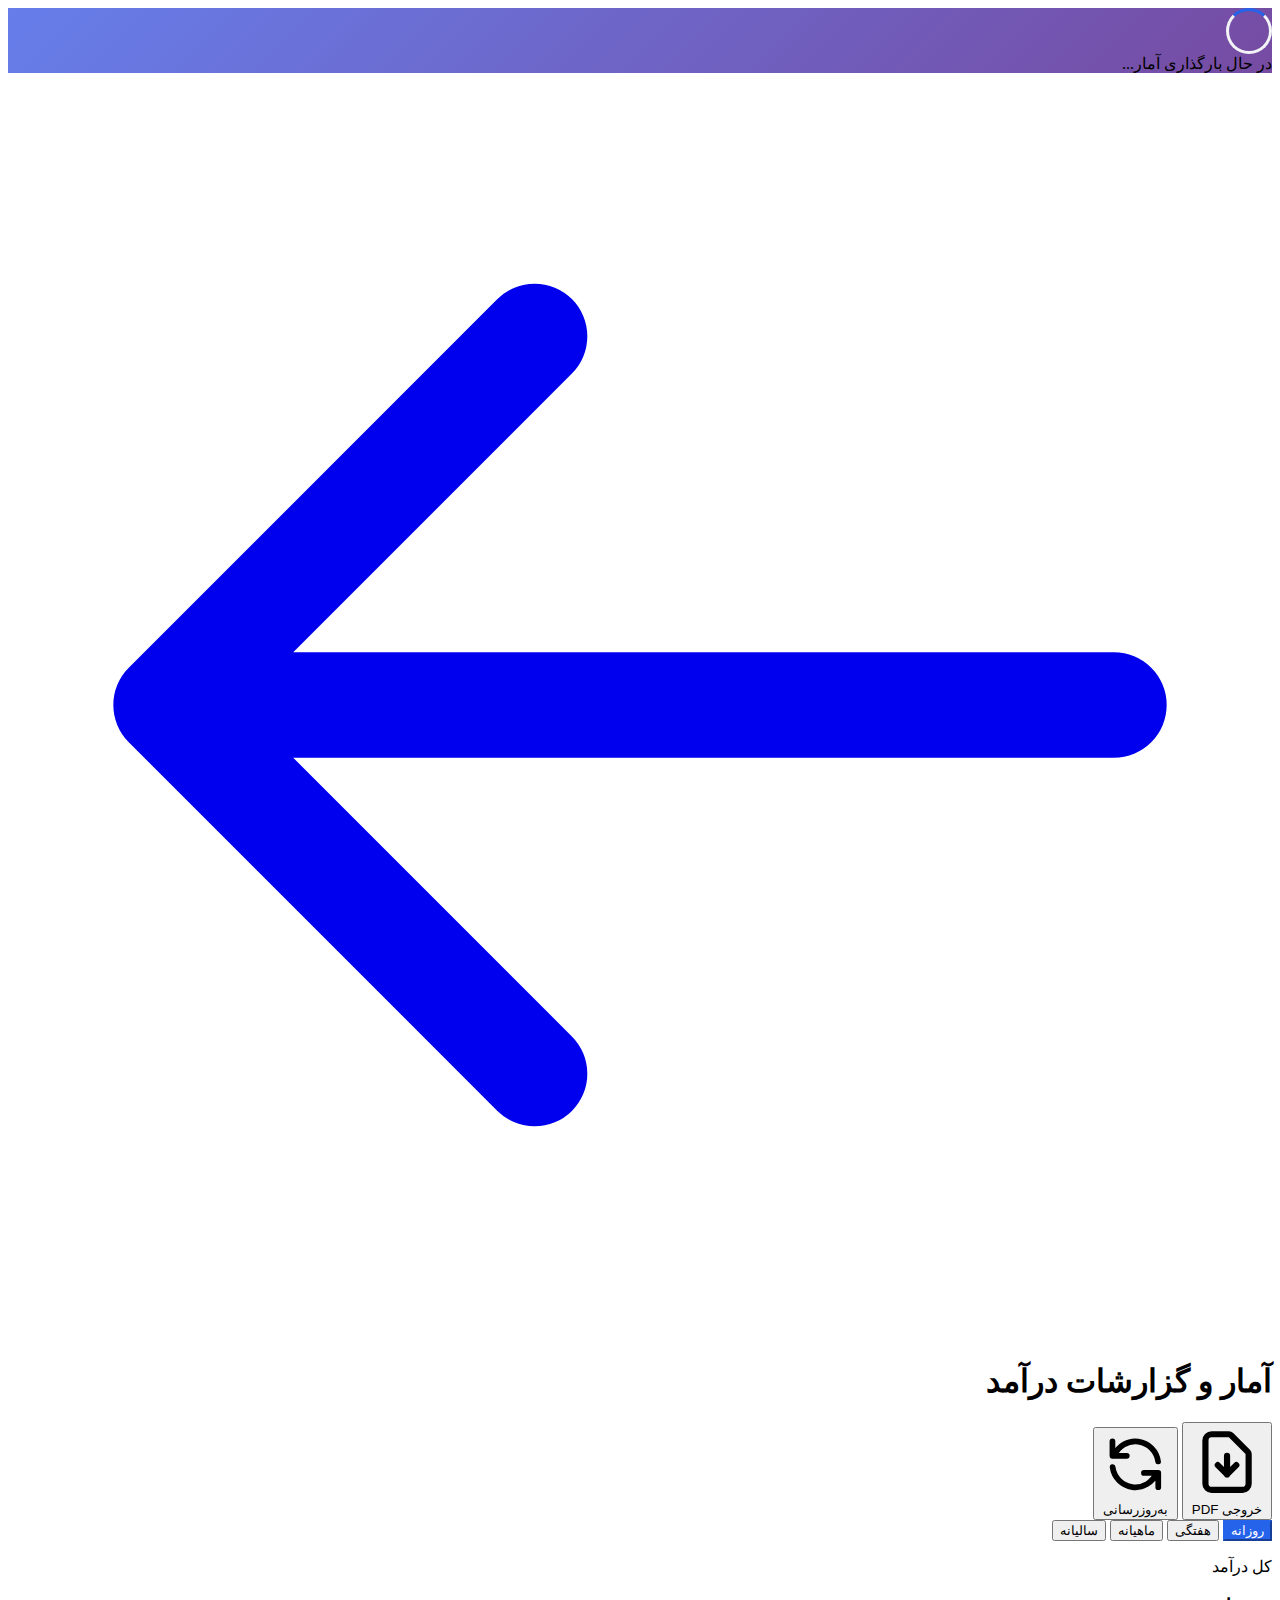
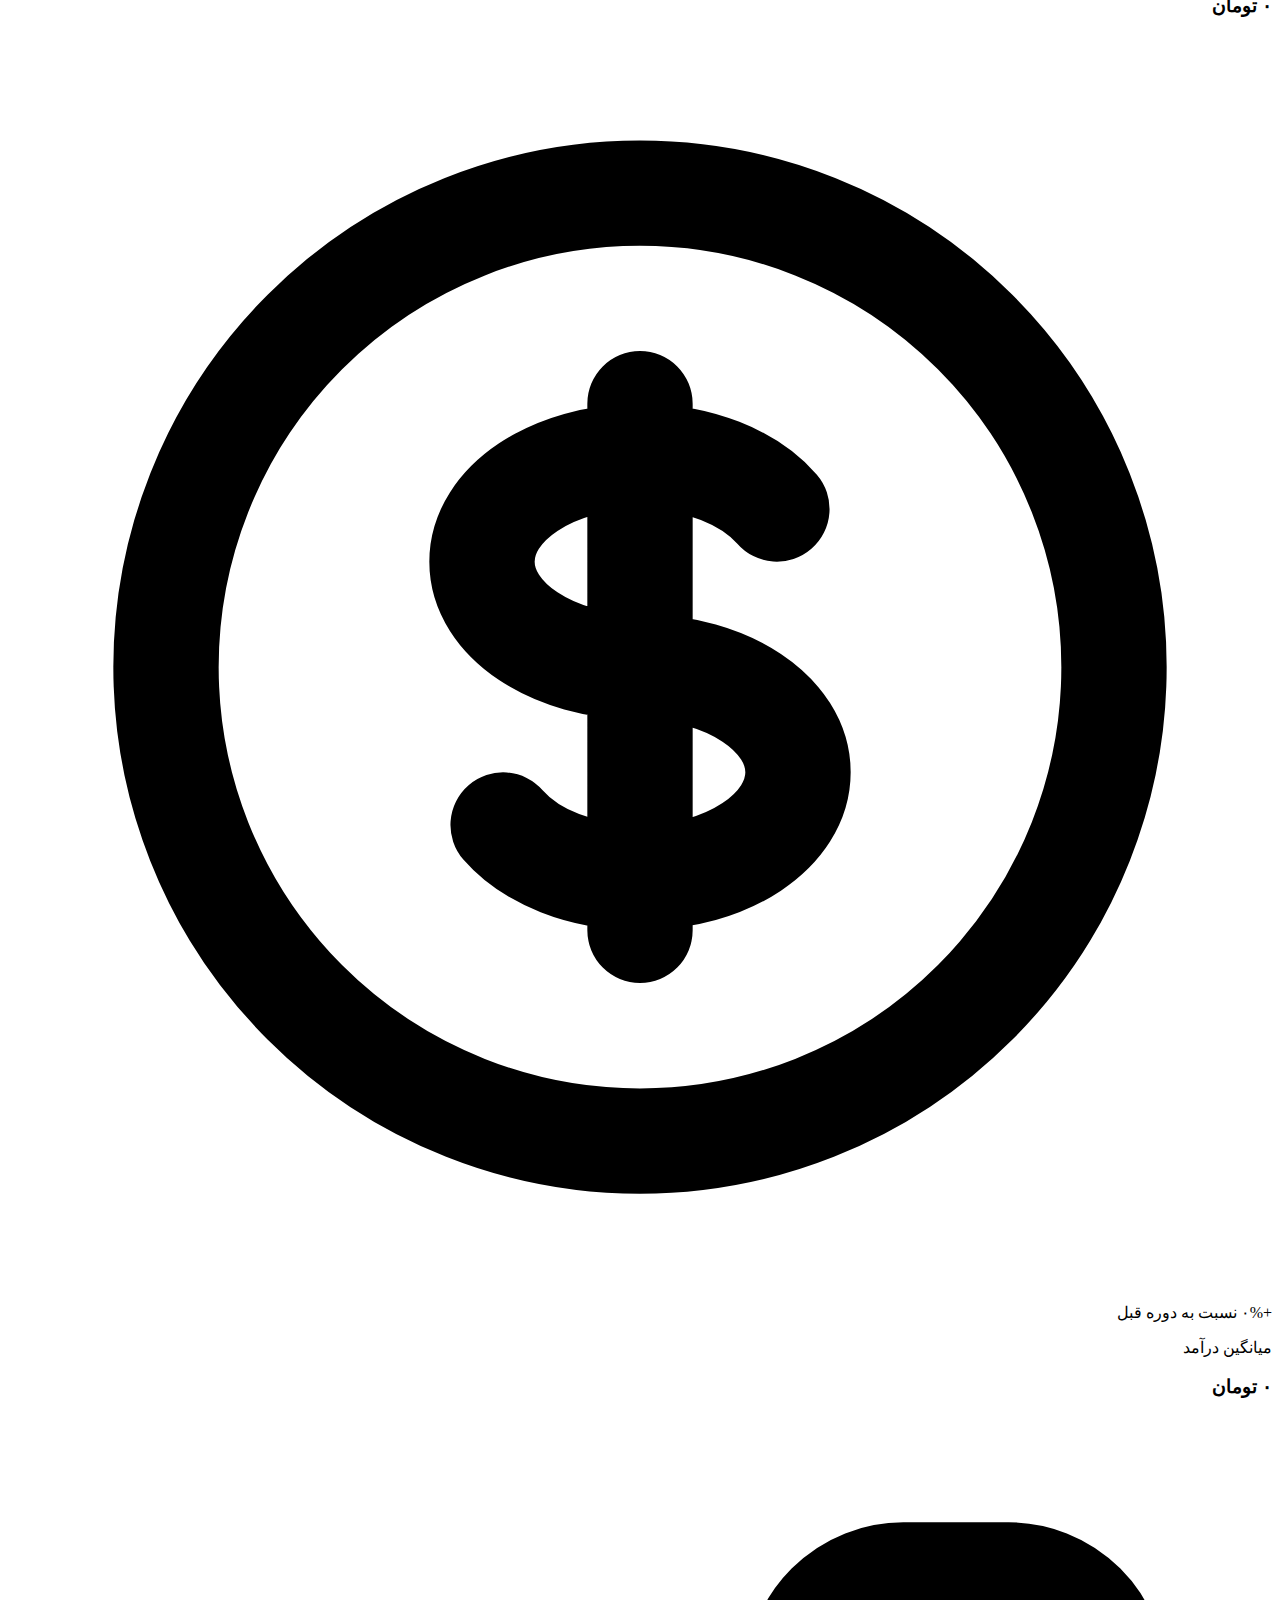
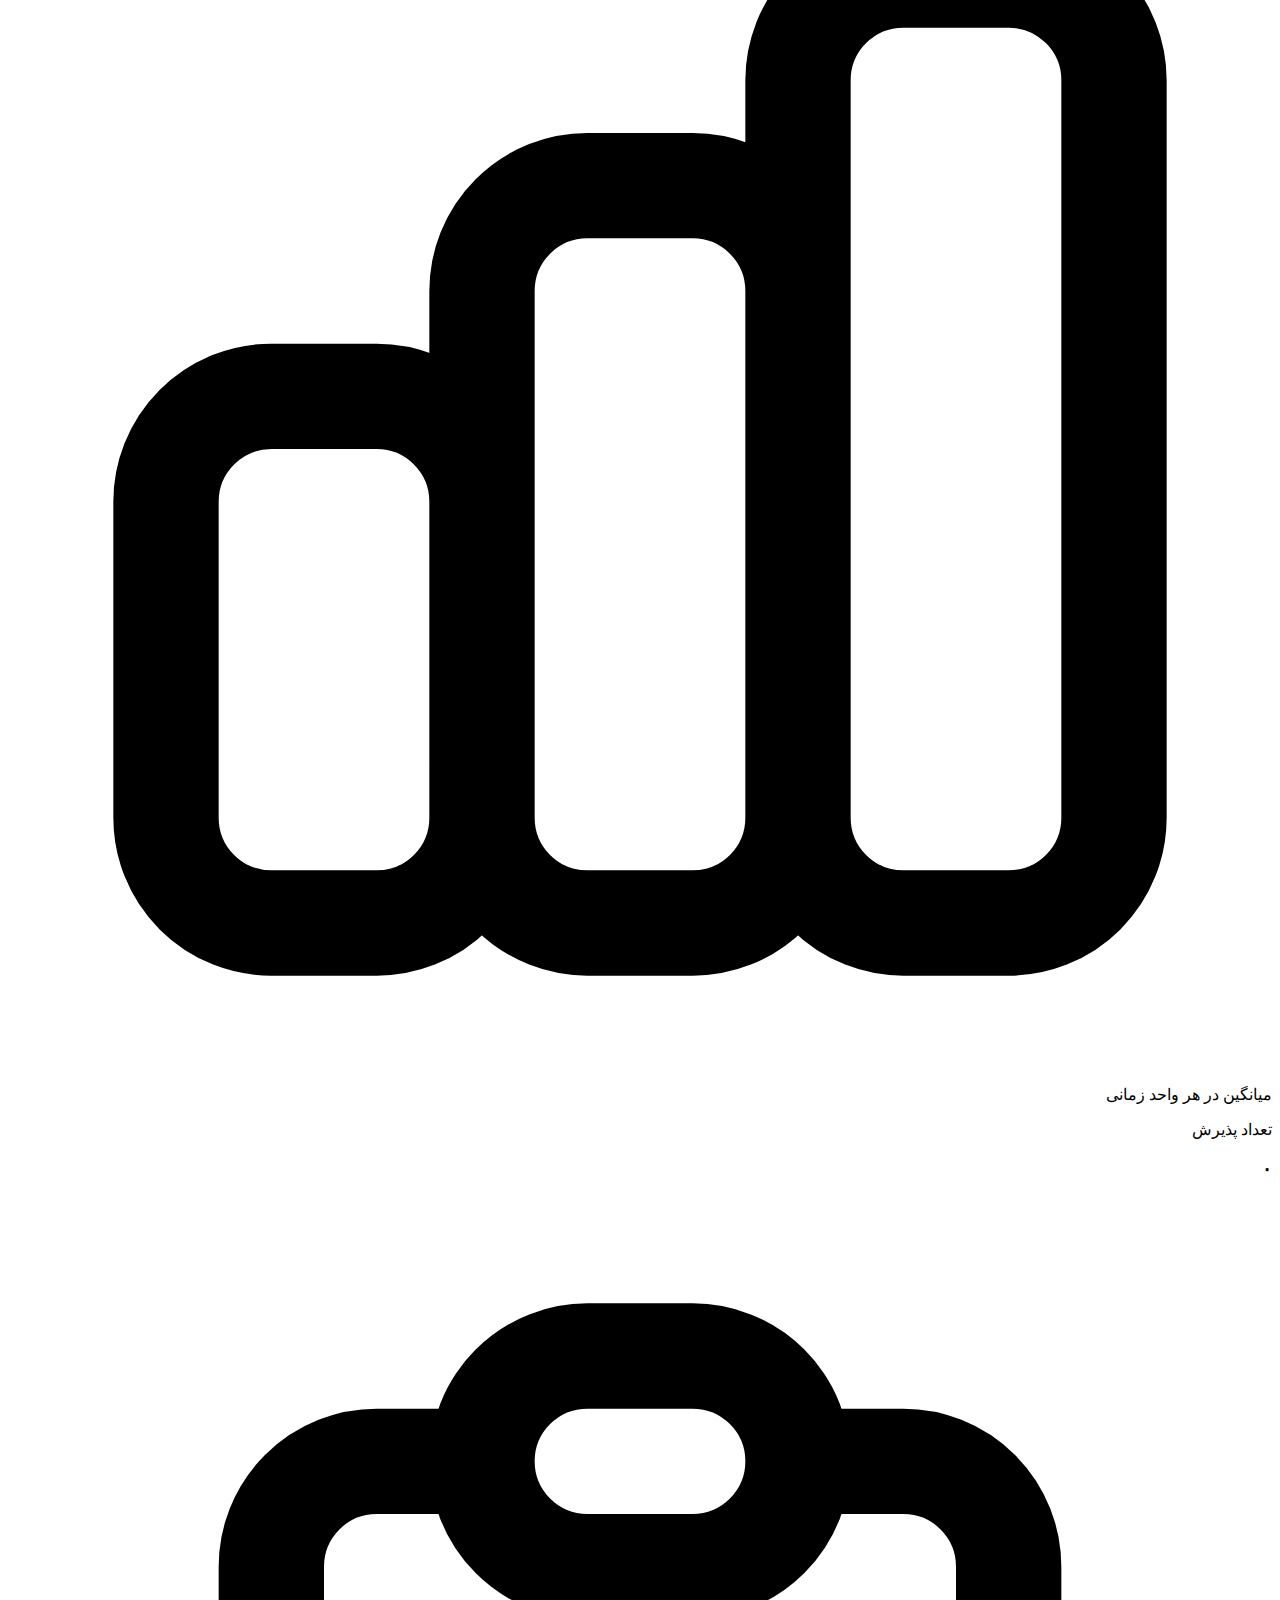
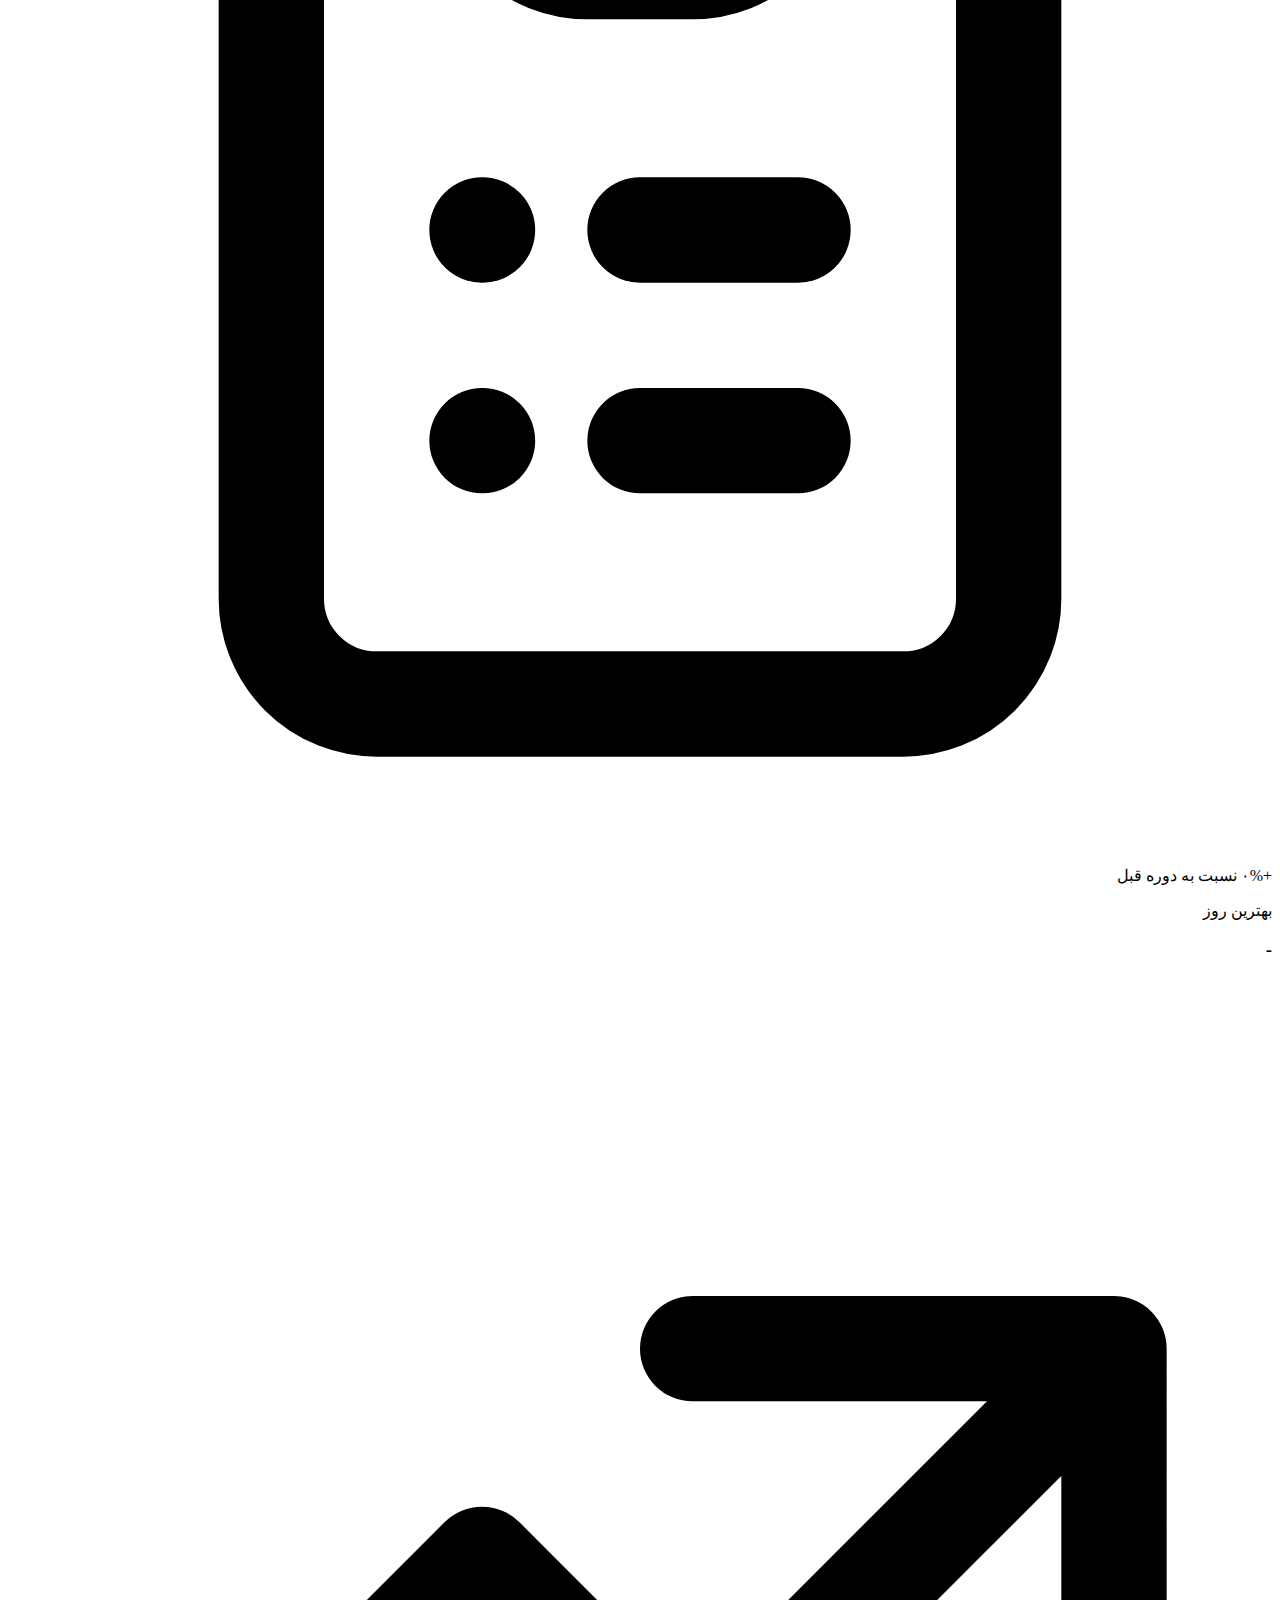
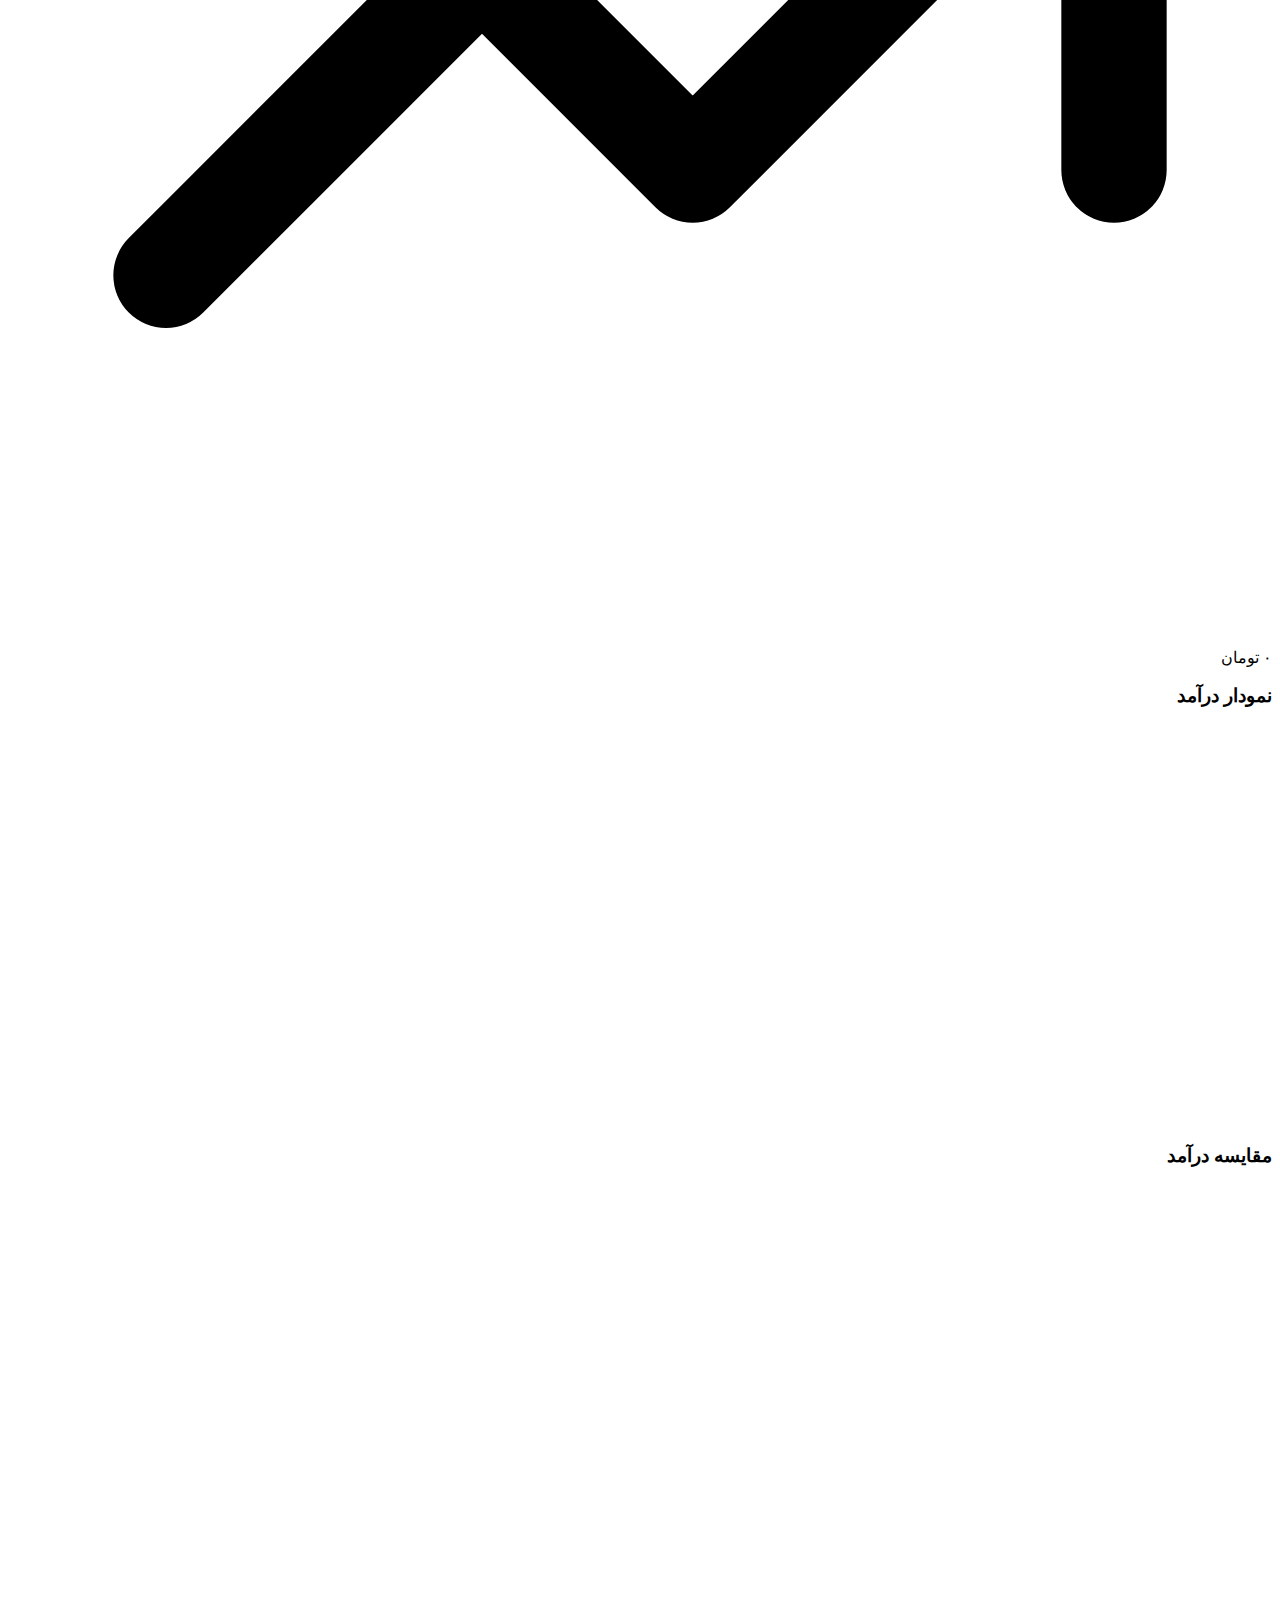
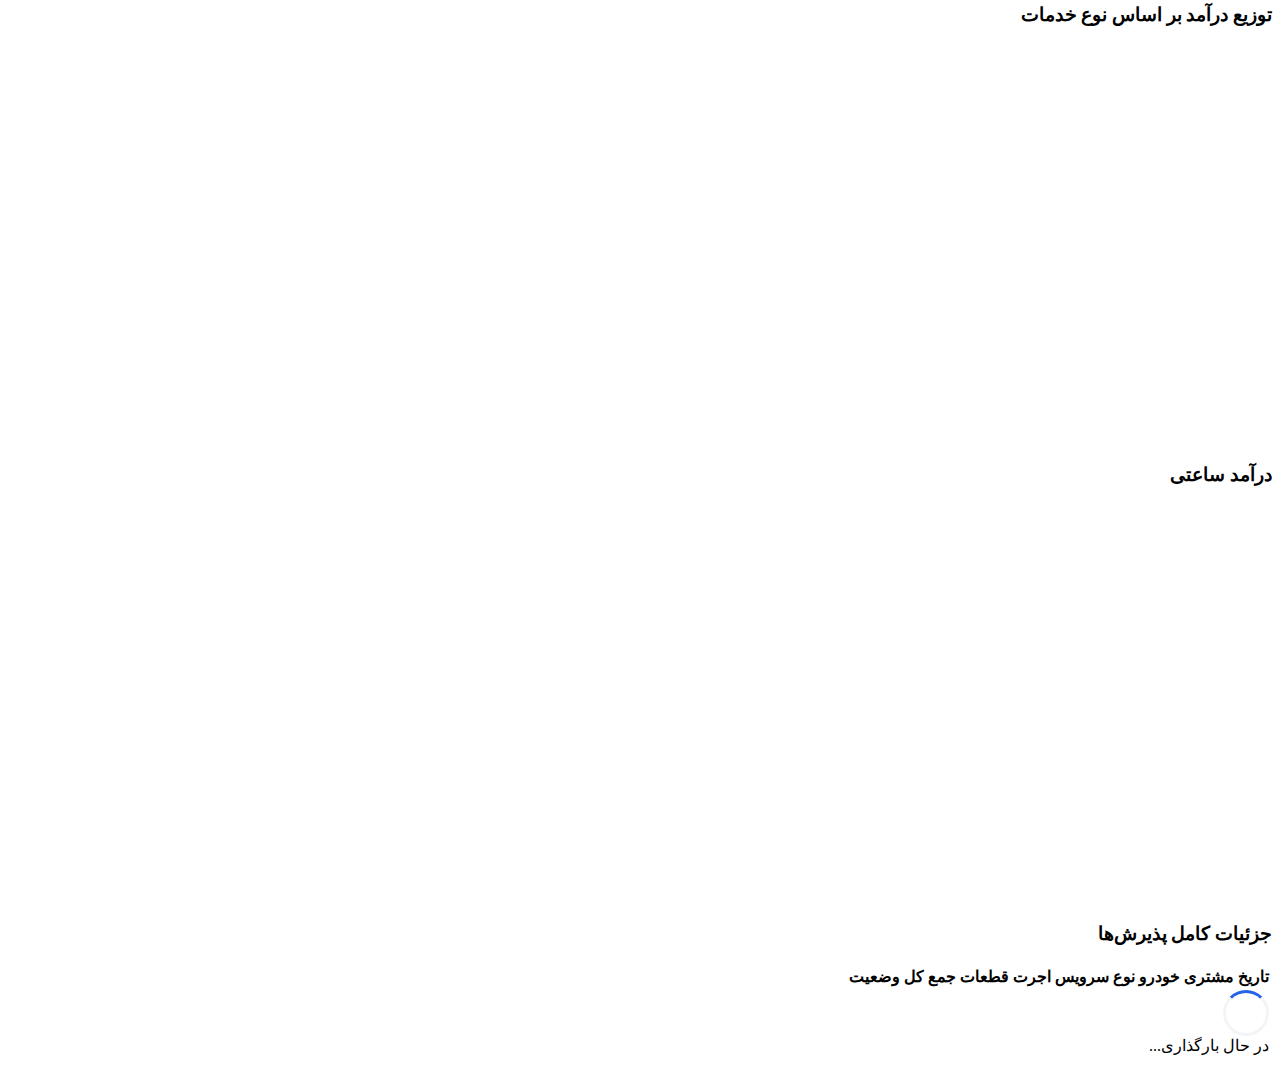
<file: paziresh/statistics.html>
<!DOCTYPE html>
<html lang="fa" dir="rtl">
<head>
    <meta charset="UTF-8">
    <meta name="viewport" content="width=device-width, initial-scale=1.0, user-scalable=no">
    <meta name="robots" content="noindex, nofollow">
    <meta name="theme-color" content="#2563eb">
    <meta name="apple-mobile-web-app-capable" content="yes">
    <meta name="apple-mobile-web-app-status-bar-style" content="default">
    <meta name="apple-mobile-web-app-title" content="آمار و گزارشات">
    <meta name="description" content="داشبورد حرفه‌ای آمار و گزارشات درآمد روزانه، هفتگی، ماهیانه و سالیانه">
    <title>آمار و گزارشات درآمد | سیستم پذیرش خودرو</title>
    
    <!-- PWA Manifest -->
    <link rel="manifest" href="/paziresh/manifest.json">
    
    <!-- Apple Touch Icons -->
    <link rel="apple-touch-icon" href="../apple-touch-icon.png">
    <link rel="icon" type="image/png" sizes="192x192" href="../android-chrome-192x192.png">
    <link rel="icon" type="image/png" sizes="512x512" href="../android-chrome-512x512.png">
    
    <script src="https://cdn.tailwindcss.com"></script>
    <script src="https://cdnjs.cloudflare.com/ajax/libs/moment.js/2.29.4/moment.min.js"></script>
    <script src="https://cdnjs.cloudflare.com/ajax/libs/moment-jalaali/0.10.0/moment-jalaali.js"></script>
    <script src="https://cdn.jsdelivr.net/npm/chart.js@4.4.0/dist/chart.umd.min.js"></script>
    <script src="https://cdn.jsdelivr.net/npm/chartjs-adapter-date-fns@3.0.0/dist/chartjs-adapter-date-fns.bundle.min.js"></script>
    <script src="https://cdnjs.cloudflare.com/ajax/libs/jspdf/2.5.1/jspdf.umd.min.js"></script>
    
    <!-- SweetAlert2 -->
    <script src="https://cdn.jsdelivr.net/npm/sweetalert2@11"></script>
    <link rel="stylesheet" href="https://cdn.jsdelivr.net/npm/sweetalert2@11/dist/sweetalert2.min.css">
    
    <!-- SweetAlert2 RTL Styles -->
    <style>
        .swal2-popup {
            direction: rtl;
            text-align: right;
            font-family: 'Tahoma', 'Arial', sans-serif;
        }
        .swal2-title {
            text-align: right;
            direction: rtl;
        }
        .swal2-content {
            text-align: right;
            direction: rtl;
        }
        .swal2-actions {
            flex-direction: row-reverse;
        }
    </style>
    
    <!-- Firebase SDK -->
    <script type="module">
        // Import the functions you need from the SDKs you need
        // Try multiple CDN sources for better accessibility
        const firebaseCDNs = [
            'https://www.gstatic.com/firebasejs/10.7.1/firebase-app.js',
            'https://cdn.jsdelivr.net/npm/firebase@10.7.1/app/dist/index.esm.js',
            'https://unpkg.com/firebase@10.7.1/app/dist/index.esm.js'
        ];
        
        const firestoreCDNs = [
            'https://www.gstatic.com/firebasejs/10.7.1/firebase-firestore.js',
            'https://cdn.jsdelivr.net/npm/firebase@10.7.1/firestore/dist/index.esm.js',
            'https://unpkg.com/firebase@10.7.1/firestore/dist/index.esm.js'
        ];
        
        const authCDNs = [
            'https://www.gstatic.com/firebasejs/10.7.1/firebase-auth.js',
            'https://cdn.jsdelivr.net/npm/firebase@10.7.1/auth/dist/index.esm.js',
            'https://unpkg.com/firebase@10.7.1/auth/dist/index.esm.js'
        ];
        
        const analyticsCDNs = [
            'https://www.gstatic.com/firebasejs/10.7.1/firebase-analytics.js',
            'https://cdn.jsdelivr.net/npm/firebase@10.7.1/analytics/dist/index.esm.js',
            'https://unpkg.com/firebase@10.7.1/analytics/dist/index.esm.js'
        ];
        
        // Dynamic import with fallback
        async function loadFirebaseModule(cdnUrls, moduleName) {
            for (const url of cdnUrls) {
                try {
                    const module = await import(url);
                    console.log(`✅ Successfully loaded ${moduleName} from ${url}`);
                    return module;
                } catch (error) {
                    console.warn(`⚠️ Failed to load ${moduleName} from ${url}:`, error.message);
                    continue;
                }
            }
            console.error(`❌ Failed to load ${moduleName} from any CDN`);
            throw new Error(`Failed to load ${moduleName} from any CDN`);
        }
        
        // Load Firebase modules
        const { initializeApp } = await loadFirebaseModule(firebaseCDNs, 'firebase-app');
        const { getAnalytics } = await loadFirebaseModule(analyticsCDNs, 'firebase-analytics');
        const { getFirestore, collection, addDoc, getDocs, doc, updateDoc, deleteDoc, query, orderBy, where } = await loadFirebaseModule(firestoreCDNs, 'firebase-firestore');
        const { getAuth, signInWithEmailAndPassword, signOut, onAuthStateChanged } = await loadFirebaseModule(authCDNs, 'firebase-auth');
        
        // Your web app's Firebase configuration
        const firebaseConfig = {
            apiKey: "AIzaSyBO3KMKqhSCE7XlBs9M679U1cAxEFPYYM4",
            authDomain: "maximahome-6beaa.firebaseapp.com",
            projectId: "maximahome-6beaa",
            storageBucket: "maximahome-6beaa.firebasestorage.app",
            messagingSenderId: "995203170989",
            appId: "1:995203170989:web:b3b42e123392cc058e3c24",
            measurementId: "G-WCN6S728JG"
        };
        
        // Initialize Firebase with retry mechanism
        let retryCount = 0;
        const maxRetries = 3;
        
        async function initializeFirebase() {
            try {
                console.log('🔄 Initializing Firebase...');
                const app = initializeApp(firebaseConfig);
                const analytics = getAnalytics(app);
                const db = getFirestore(app);
                const auth = getAuth(app);
                
                // Make Firebase available globally
                window.firebase = { db, auth, collection, addDoc, getDocs, doc, updateDoc, deleteDoc, query, orderBy, where, signInWithEmailAndPassword, signOut, onAuthStateChanged };
                
                console.log('✅ Firebase initialized successfully');
                
                // Check authentication
                onAuthStateChanged(auth, (user) => {
                    if (!user) {
                        window.location.href = 'login.html';
                    }
                });
                
                return true;
            } catch (error) {
                console.error('❌ Firebase initialization failed:', error.message);
                retryCount++;
                
                if (retryCount < maxRetries) {
                    console.log(`🔄 Retrying Firebase initialization (${retryCount}/${maxRetries})...`);
                    setTimeout(initializeFirebase, 2000 * retryCount); // Exponential backoff
                    return false;
                } else {
                    console.error('❌ Firebase initialization failed after all retries');
                    return false;
                }
            }
        }
        
        // Start Firebase initialization
        initializeFirebase();
    </script>
    
    <link rel="stylesheet" href="style.css">
    
    <style>
        .stat-card {
            transition: transform 0.2s, box-shadow 0.2s;
        }
        .stat-card:hover {
            transform: translateY(-4px);
            box-shadow: 0 10px 25px rgba(0,0,0,0.15);
        }
        .chart-container {
            position: relative;
            height: 400px;
        }
        @media (max-width: 768px) {
            .chart-container {
                height: 300px;
            }
        }
        .filter-btn {
            transition: all 0.2s;
        }
        .filter-btn.active {
            background: #2563eb;
            color: #fff;
            border-color: #2563eb;
        }
        .loading-spinner {
            border: 3px solid #f3f4f6;
            border-top: 3px solid #2563eb;
            border-radius: 50%;
            width: 40px;
            height: 40px;
            animation: spin 1s linear infinite;
        }
        @keyframes spin {
            0% { transform: rotate(0deg); }
            100% { transform: rotate(360deg); }
        }
    </style>
</head>
<body class="bg-gray-50 text-black">
    <!-- Loading Screen -->
    <div id="loading-screen" class="fixed inset-0 bg-white z-50 flex items-center justify-center" style="display: flex;">
        <div class="flex flex-col items-center gap-3">
            <div class="loading-spinner"></div>
            <span class="text-sm text-black/50">در حال بارگذاری آمار...</span>
        </div>
    </div>

    <!-- Header -->
    <header class="bg-white border-b border-gray-200 sticky top-0 z-40 shadow-sm">
        <div class="max-w-7xl mx-auto px-4 sm:px-6 lg:px-8">
            <div class="flex items-center justify-between h-16">
                <div class="flex items-center gap-4">
                    <a href="index.html" class="text-gray-600 hover:text-gray-900 transition-colors">
                        <svg class="w-6 h-6" fill="none" stroke="currentColor" viewBox="0 0 24 24">
                            <path stroke-linecap="round" stroke-linejoin="round" stroke-width="2" d="M10 19l-7-7m0 0l7-7m-7 7h18"></path>
                        </svg>
                    </a>
                    <h1 class="text-2xl font-bold text-gray-900">آمار و گزارشات درآمد</h1>
                </div>
                <div class="flex items-center gap-4">
                    <button onclick="exportToPDF()" class="px-4 py-2 bg-blue-600 text-white rounded-lg hover:bg-blue-700 transition-colors flex items-center gap-2">
                        <svg class="w-5 h-5" fill="none" stroke="currentColor" viewBox="0 0 24 24">
                            <path stroke-linecap="round" stroke-linejoin="round" stroke-width="2" d="M12 10v6m0 0l-3-3m3 3l3-3m2 8H7a2 2 0 01-2-2V5a2 2 0 012-2h5.586a1 1 0 01.707.293l5.414 5.414a1 1 0 01.293.707V19a2 2 0 01-2 2z"></path>
                        </svg>
                        خروجی PDF
                    </button>
                    <button onclick="refreshData()" class="px-4 py-2 bg-gray-100 text-gray-700 rounded-lg hover:bg-gray-200 transition-colors flex items-center gap-2">
                        <svg class="w-5 h-5" fill="none" stroke="currentColor" viewBox="0 0 24 24">
                            <path stroke-linecap="round" stroke-linejoin="round" stroke-width="2" d="M4 4v5h.582m15.356 2A8.001 8.001 0 004.582 9m0 0H9m11 11v-5h-.581m0 0a8.003 8.003 0 01-15.357-2m15.357 2H15"></path>
                        </svg>
                        به‌روزرسانی
                    </button>
                </div>
            </div>
        </div>
    </header>

    <main class="max-w-7xl mx-auto px-4 sm:px-6 lg:px-8 py-8">
        <!-- Time Filter Buttons -->
        <div class="mb-8">
            <div class="flex flex-wrap justify-center gap-4">
                <button onclick="changeTimeFilter('daily')" id="filter-daily" class="filter-btn active px-6 py-3 rounded-lg border border-gray-300 hover:border-blue-500 transition-all font-medium">
                    روزانه
                </button>
                <button onclick="changeTimeFilter('weekly')" id="filter-weekly" class="filter-btn px-6 py-3 rounded-lg border border-gray-300 hover:border-blue-500 transition-all font-medium">
                    هفتگی
                </button>
                <button onclick="changeTimeFilter('monthly')" id="filter-monthly" class="filter-btn px-6 py-3 rounded-lg border border-gray-300 hover:border-blue-500 transition-all font-medium">
                    ماهیانه
                </button>
                <button onclick="changeTimeFilter('yearly')" id="filter-yearly" class="filter-btn px-6 py-3 rounded-lg border border-gray-300 hover:border-blue-500 transition-all font-medium">
                    سالیانه
                </button>
            </div>
        </div>

        <!-- Statistics Cards -->
        <div class="grid md:grid-cols-2 lg:grid-cols-4 gap-6 mb-8">
            <!-- Total Revenue Card -->
            <div class="stat-card bg-white p-6 rounded-xl shadow-lg border border-gray-100">
                <div class="flex items-center justify-between mb-4">
                    <div>
                        <p class="text-sm text-gray-600 mb-1">کل درآمد</p>
                        <h3 id="total-revenue" class="text-2xl font-bold text-gray-900">۰ تومان</h3>
                    </div>
                    <div class="bg-green-100 p-3 rounded-xl">
                        <svg class="w-8 h-8 text-green-600" fill="none" stroke="currentColor" viewBox="0 0 24 24">
                            <path stroke-linecap="round" stroke-linejoin="round" stroke-width="2" d="M12 8c-1.657 0-3 .895-3 2s1.343 2 3 2 3 .895 3 2-1.343 2-3 2m0-8c1.11 0 2.08.402 2.599 1M12 8V7m0 1v8m0 0v1m0-1c-1.11 0-2.08-.402-2.599-1M21 12a9 9 0 11-18 0 9 9 0 0118 0z"></path>
                        </svg>
                    </div>
                </div>
                <div class="flex items-center text-sm">
                    <span id="revenue-change" class="text-green-600 font-medium">+۰%</span>
                    <span class="text-gray-500 mr-2">نسبت به دوره قبل</span>
                </div>
            </div>

            <!-- Average Revenue Card -->
            <div class="stat-card bg-white p-6 rounded-xl shadow-lg border border-gray-100">
                <div class="flex items-center justify-between mb-4">
                    <div>
                        <p class="text-sm text-gray-600 mb-1">میانگین درآمد</p>
                        <h3 id="avg-revenue" class="text-2xl font-bold text-gray-900">۰ تومان</h3>
                    </div>
                    <div class="bg-blue-100 p-3 rounded-xl">
                        <svg class="w-8 h-8 text-blue-600" fill="none" stroke="currentColor" viewBox="0 0 24 24">
                            <path stroke-linecap="round" stroke-linejoin="round" stroke-width="2" d="M9 19v-6a2 2 0 00-2-2H5a2 2 0 00-2 2v6a2 2 0 002 2h2a2 2 0 002-2zm0 0V9a2 2 0 012-2h2a2 2 0 012 2v10m-6 0a2 2 0 002 2h2a2 2 0 002-2m0 0V5a2 2 0 012-2h2a2 2 0 012 2v14a2 2 0 01-2 2h-2a2 2 0 01-2-2z"></path>
                        </svg>
                    </div>
                </div>
                <div class="flex items-center text-sm">
                    <span class="text-gray-500">میانگین در هر واحد زمانی</span>
                </div>
            </div>

            <!-- Total Admissions Card -->
            <div class="stat-card bg-white p-6 rounded-xl shadow-lg border border-gray-100">
                <div class="flex items-center justify-between mb-4">
                    <div>
                        <p class="text-sm text-gray-600 mb-1">تعداد پذیرش</p>
                        <h3 id="total-admissions" class="text-2xl font-bold text-gray-900">۰</h3>
                    </div>
                    <div class="bg-purple-100 p-3 rounded-xl">
                        <svg class="w-8 h-8 text-purple-600" fill="none" stroke="currentColor" viewBox="0 0 24 24">
                            <path stroke-linecap="round" stroke-linejoin="round" stroke-width="2" d="M9 5H7a2 2 0 00-2 2v12a2 2 0 002 2h10a2 2 0 002-2V7a2 2 0 00-2-2h-2M9 5a2 2 0 002 2h2a2 2 0 002-2M9 5a2 2 0 012-2h2a2 2 0 012 2m-3 7h3m-3 4h3m-6-4h.01M9 16h.01"></path>
                        </svg>
                    </div>
                </div>
                <div class="flex items-center text-sm">
                    <span id="admissions-change" class="text-green-600 font-medium">+۰%</span>
                    <span class="text-gray-500 mr-2">نسبت به دوره قبل</span>
                </div>
            </div>

            <!-- Best Day Card -->
            <div class="stat-card bg-white p-6 rounded-xl shadow-lg border border-gray-100">
                <div class="flex items-center justify-between mb-4">
                    <div>
                        <p class="text-sm text-gray-600 mb-1">بهترین روز</p>
                        <h3 id="best-day" class="text-2xl font-bold text-gray-900">-</h3>
                    </div>
                    <div class="bg-orange-100 p-3 rounded-xl">
                        <svg class="w-8 h-8 text-orange-600" fill="none" stroke="currentColor" viewBox="0 0 24 24">
                            <path stroke-linecap="round" stroke-linejoin="round" stroke-width="2" d="M13 7h8m0 0v8m0-8l-8 8-4-4-6 6"></path>
                        </svg>
                    </div>
                </div>
                <div class="flex items-center text-sm">
                    <span id="best-day-amount" class="text-gray-500">۰ تومان</span>
                </div>
            </div>
        </div>

        <!-- Charts Section -->
        <div class="grid lg:grid-cols-2 gap-8 mb-8">
            <!-- Revenue Line Chart -->
            <div class="bg-white p-6 rounded-xl shadow-lg border border-gray-100">
                <h3 class="text-xl font-bold text-gray-900 mb-6">نمودار درآمد</h3>
                <div class="chart-container">
                    <canvas id="revenueChart"></canvas>
                </div>
            </div>

            <!-- Revenue Bar Chart -->
            <div class="bg-white p-6 rounded-xl shadow-lg border border-gray-100">
                <h3 class="text-xl font-bold text-gray-900 mb-6">مقایسه درآمد</h3>
                <div class="chart-container">
                    <canvas id="comparisonChart"></canvas>
                </div>
            </div>
        </div>

        <div class="grid lg:grid-cols-2 gap-8 mb-8">
            <!-- Service Distribution Pie Chart -->
            <div class="bg-white p-6 rounded-xl shadow-lg border border-gray-100">
                <h3 class="text-xl font-bold text-gray-900 mb-6">توزیع درآمد بر اساس نوع خدمات</h3>
                <div class="chart-container">
                    <canvas id="serviceChart"></canvas>
                </div>
            </div>

            <!-- Daily/Hourly Revenue Chart -->
            <div class="bg-white p-6 rounded-xl shadow-lg border border-gray-100">
                <h3 class="text-xl font-bold text-gray-900 mb-6">درآمد ساعتی</h3>
                <div class="chart-container">
                    <canvas id="hourlyChart"></canvas>
                </div>
            </div>
        </div>

        <!-- Detailed Admissions Table -->
        <div class="bg-white p-6 rounded-xl shadow-lg border border-gray-100 mb-8">
            <h3 class="text-xl font-bold text-gray-900 mb-6">جزئیات کامل پذیرش‌ها</h3>
            <div class="overflow-x-auto">
                <table class="w-full text-right">
                    <thead>
                        <tr class="border-b border-gray-200">
                            <th class="px-4 py-3 text-sm font-semibold text-gray-700">تاریخ</th>
                            <th class="px-4 py-3 text-sm font-semibold text-gray-700">مشتری</th>
                            <th class="px-4 py-3 text-sm font-semibold text-gray-700">خودرو</th>
                            <th class="px-4 py-3 text-sm font-semibold text-gray-700">نوع سرویس</th>
                            <th class="px-4 py-3 text-sm font-semibold text-gray-700">اجرت</th>
                            <th class="px-4 py-3 text-sm font-semibold text-gray-700">قطعات</th>
                            <th class="px-4 py-3 text-sm font-semibold text-gray-700">جمع کل</th>
                            <th class="px-4 py-3 text-sm font-semibold text-gray-700">وضعیت</th>
                        </tr>
                    </thead>
                    <tbody id="details-table-body" class="divide-y divide-gray-200">
                        <tr>
                            <td colspan="8" class="px-4 py-8 text-center text-gray-500">
                                <div class="loading-spinner mx-auto mb-2"></div>
                                در حال بارگذاری...
                            </td>
                        </tr>
                    </tbody>
                </table>
            </div>
        </div>
    </main>

    <script src="statistics.js"></script>
</body>
</html>
</file>
<file: paziresh/style.css>
/* Custom styles for Paziresh system */

/* Form loading state */
.form-loading {
    opacity: 0.6;
    pointer-events: none;
}

/* Step indicators */
.step-indicator {
    display: flex;
    flex-direction: column;
    align-items: center;
    gap: 0.5rem;
}

.step-indicator.active .w-8 {
    background-color: #2563eb;
    color: white;
}

.step-indicator.completed .w-8 {
    background-color: #10b981;
    color: white;
}

/* Form steps */
.form-step {
    transition: all 0.3s ease;
}

.form-step.hidden {
    display: none;
}

/* Login form styles */
#login-section {
    background: linear-gradient(135deg, #667eea 0%, #764ba2 100%);
}

/* Sidebar styles */
.sidebar {
    transition: transform 0.3s ease;
}

/* Mobile responsive */
@media (max-width: 768px) {
    .ml-64 {
        margin-left: 0;
    }
    
    .fixed.left-0 {
        transform: translateX(-100%);
    }
    
    .fixed.left-0.show {
        transform: translateX(0);
    }
}

/* Print styles */
@media print {
    .no-print {
        display: none !important;
    }
    
    .sidebar,
    header,
    button {
        display: none !important;
    }
    
    .ml-64 {
        margin-left: 0 !important;
    }
}

/* Toast animations */
#toast {
    animation: slideIn 0.3s ease-out;
}

@keyframes slideIn {
    from {
        transform: translateX(100%);
        opacity: 0;
    }
    to {
        transform: translateX(0);
        opacity: 1;
    }
}

/* Loading screen */
#loading-screen {
    background: linear-gradient(135deg, #667eea 0%, #764ba2 100%);
}

/* Custom scrollbar */
::-webkit-scrollbar {
    width: 6px;
}

::-webkit-scrollbar-track {
    background: #f1f1f1;
}

::-webkit-scrollbar-thumb {
    background: #c1c1c1;
    border-radius: 3px;
}

::-webkit-scrollbar-thumb:hover {
    background: #a8a8a8;
}

/* Card hover effects */
.bg-white:hover {
    transform: translateY(-2px);
    box-shadow: 0 10px 25px rgba(0, 0, 0, 0.1);
    transition: all 0.3s ease;
}

/* Button hover effects */
button:hover {
    transform: translateY(-1px);
    transition: all 0.2s ease;
}

/* Input focus effects */
input:focus,
select:focus,
textarea:focus {
    box-shadow: 0 0 0 3px rgba(59, 130, 246, 0.1);
    transition: all 0.2s ease;
}

/* Modal animations */
#invoice-modal {
    animation: fadeIn 0.3s ease-out;
}

@keyframes fadeIn {
    from {
        opacity: 0;
    }
    to {
        opacity: 1;
    }
}

/* Statistics cards */
.bg-white {
    transition: all 0.3s ease;
}

.bg-white:hover {
    box-shadow: 0 8px 25px rgba(0, 0, 0, 0.1);
}

/* Navigation active state */
nav a.active {
    background-color: #f3f4f6;
    color: #1f2937;
    font-weight: 500;
}

/* Responsive grid */
@media (max-width: 640px) {
    .grid {
        grid-template-columns: 1fr;
    }
    
    .flex-wrap {
        flex-direction: column;
    }
    
    .gap-4 > * {
        margin-bottom: 1rem;
    }
}

/* PWA Install Banner Styles */
#pwa-install-banner {
    opacity: 0;
    transform: translateY(100%);
    transition: all 0.3s ease-out;
}

#pwa-install-banner:not(.hidden) {
    opacity: 1;
    transform: translateY(0);
}

#pwa-install-banner > div {
    position: relative;
    max-height: 90vh;
    overflow-y: auto;
}

/* Smooth scroll for banner content */
#pwa-install-banner > div::-webkit-scrollbar {
    width: 4px;
}

#pwa-install-banner > div::-webkit-scrollbar-track {
    background: transparent;
}

#pwa-install-banner > div::-webkit-scrollbar-thumb {
    background: #cbd5e0;
    border-radius: 2px;
}
</file>
